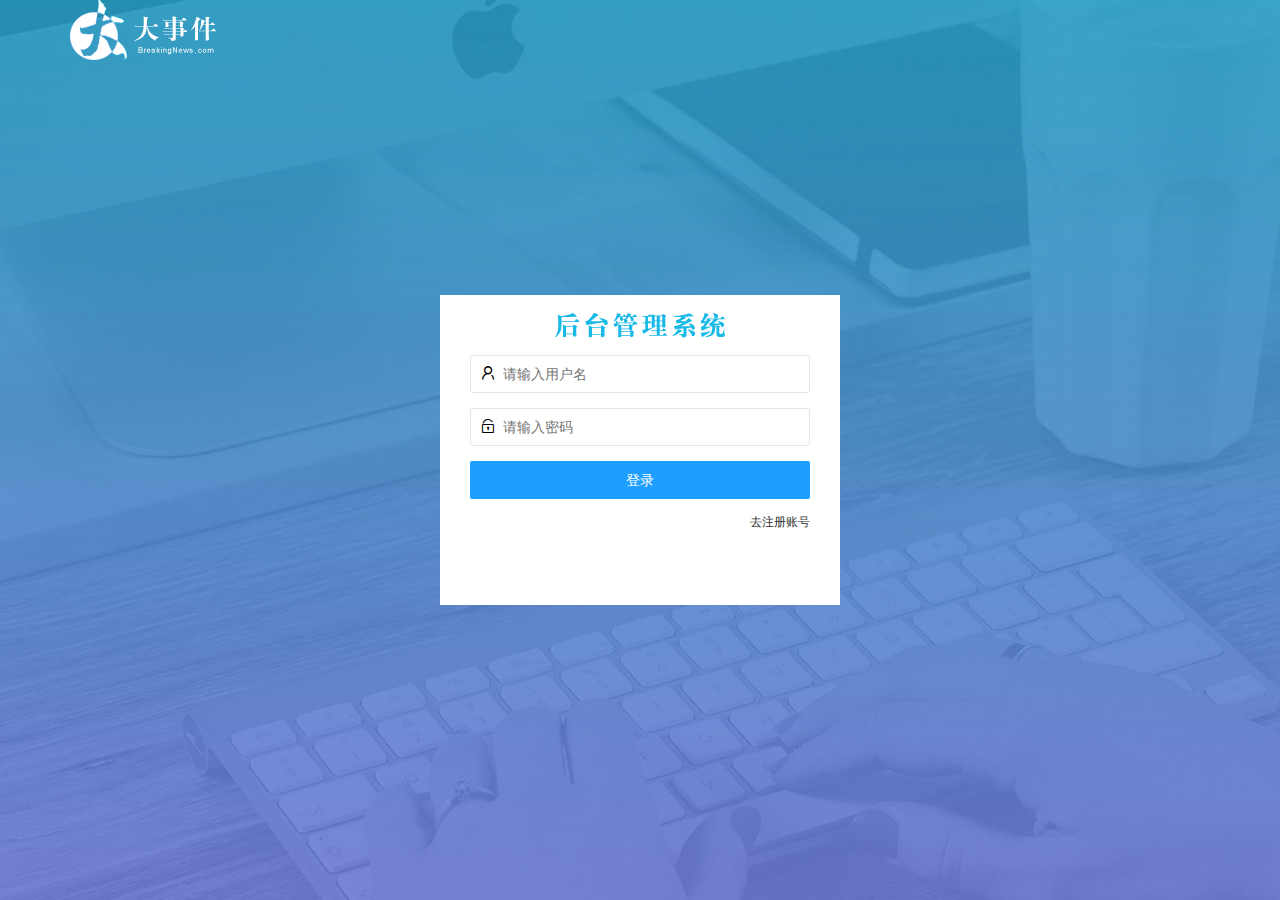
<file: login.html>
<!DOCTYPE html>
<html lang="en">

<head>
  <meta charset="UTF-8" />
  <meta name="viewport" content="width=device-width, initial-scale=1.0" />
  <title>大事件-登录/注册</title>
  <!-- 导入 LayUI 的样式 -->
  <link rel="stylesheet" href="/assets/lib/layui/css/layui.css" />
  <!-- 导入自己的样式表 -->
  <link rel="stylesheet" href="/assets/css/login.css" />
  
</head>

<body>
  <!-- 头部的 Logo 区域 -->
  <div class="layui-main">
    <img src="/assets/images/logo.png" alt="" />
  </div>

  <!-- 登录注册区域 -->
  <div class="loginAndRegBox">
    <div class="title-box"></div>
    <!-- 登录的div -->
    <div class="login-box">
      <form class="layui-form" action=""  id="form_login">
        <!-- 用户名 -->
        <div class="layui-form-item">
          <i class="layui-icon layui-icon-username"></i>
          <input type="text" name="username" required lay-verify="required" placeholder="请输入用户名" autocomplete="off"
            class="layui-input" />
        </div>
        <!-- 密码 -->
        <div class="layui-form-item">
          <i class="layui-icon layui-icon-password"></i>
          <input type="password" name="password" required lay-verify="required|pwd" placeholder="请输入密码" autocomplete="off"
            class="layui-input" />
        </div>
        <!-- 登录按钮 -->
        <div class="layui-form-item">
          <!-- 注意：表单提交按钮和普通按钮的区别，就是 lay-submit 属性 -->
          <button class="layui-btn layui-btn-fluid layui-btn-normal" lay-submit>登录</button>
        </div>
        <div class="layui-form-item links">
          <a href="javascript:;" id="link_reg">去注册账号</a>
        </div>
      </form>
    </div>
    <!-- 注册的div -->
  <div class="reg-box">
    <!-- 注册的表单 -->
    <form class="layui-form" action="" id="form_reg">
      <!-- 用户名 -->
      <div class="layui-form-item">
        <i class="layui-icon layui-icon-username"></i>
        <input type="text" name="username" required lay-verify="required" placeholder="请输入用户名" autocomplete="off" class="layui-input" />
      </div>
      <!-- 密码 -->
      <div class="layui-form-item">
        <i class="layui-icon layui-icon-password"></i>
        <input type="password" name="password" required lay-verify="required|pwd" placeholder="请输入密码" autocomplete="off" class="layui-input" />
      </div>
      <!-- 密码确认框 -->
      <div class="layui-form-item">
        <i class="layui-icon layui-icon-password"></i>
        <input type="password" name="repassword" required lay-verify="required|pwd|repwd" placeholder="再次确认密码" autocomplete="off" class="layui-input" />
      </div>
      <!-- 注册按钮 -->
      <div class="layui-form-item" >
        <!-- 注意：表单提交按钮和普通按钮的区别，就是 lay-submit 属性 -->
        <button class="layui-btn layui-btn-fluid layui-btn-normal" lay-submit>注册</button>
      </div>
      <div class="layui-form-item links">
        <a href="javascript:;" id="link_login">去登录</a>
      </div>
    </form>
  </div>
  </div>
  <script src="./assets/lib/jquery.js"></script>
  <script src="./assets/lib/layui/layui.all.js"></script>
  <script src="./assets/js/baseAPI.js"></script>
  <script src="./assets/js/login.js"></script>
</body>

</html>
</file>
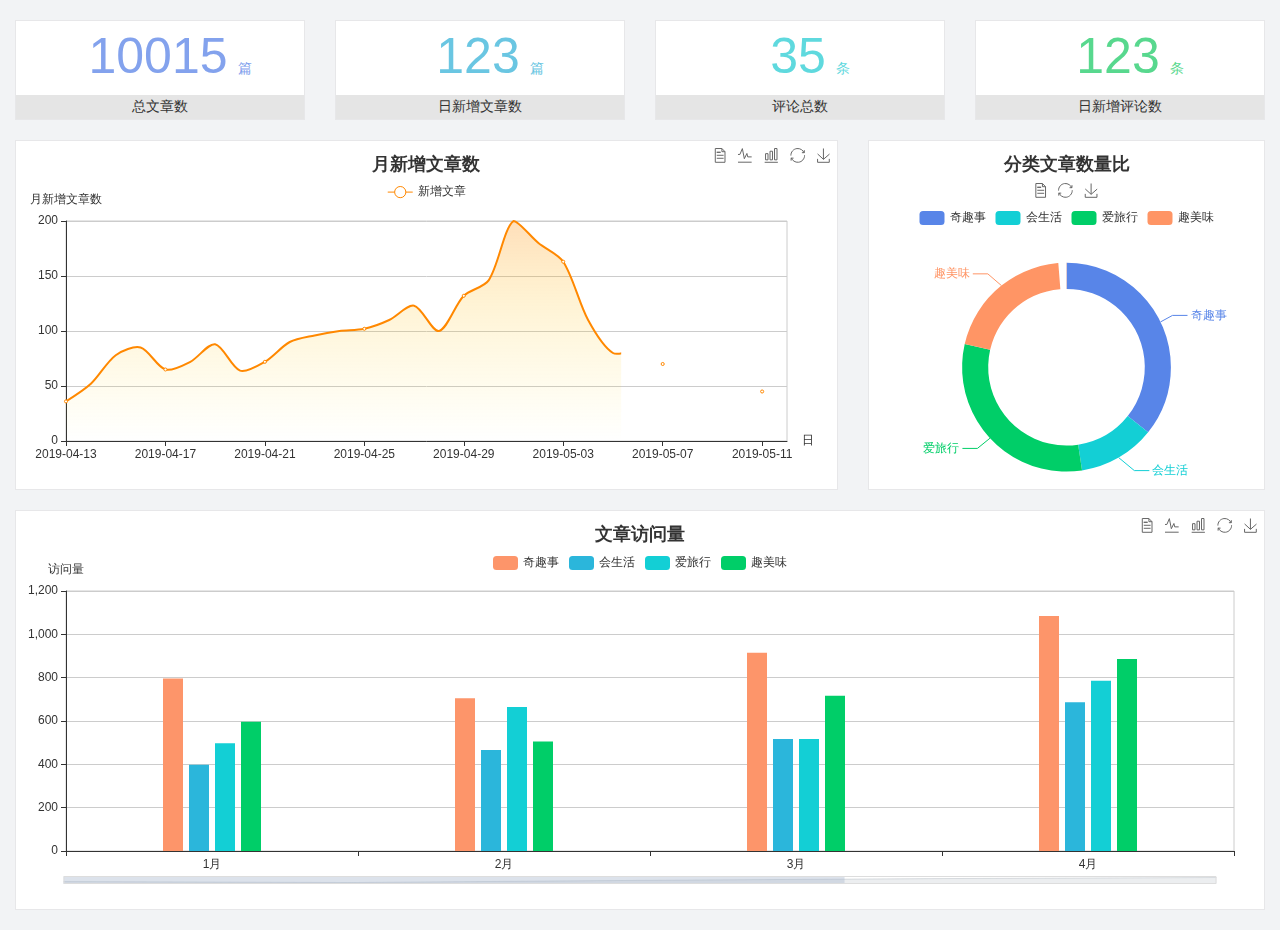
<file: home/dashboard.html>
<!DOCTYPE html>
<html lang="en">

<head>
  <meta charset="UTF-8">
  <meta name="viewport" content="width=device-width, initial-scale=1.0">
  <meta http-equiv="X-UA-Compatible" content="ie=edge">
  <title>图表统计</title>
  <link rel="stylesheet" href="../../assets/lib/bootstrap.css" />
  <link rel="stylesheet" href="../../assets/lib/main.css" />
  <script src="../../assets/lib/jquery.js"></script>
  <script type="text/javascript" src="../../assets/lib/echarts.min.js"></script>
</head>

<body>
  <div class="container-fluid">
    <div class="row spannel_list">
      <div class="col-sm-3 col-xs-6">
        <div class="spannel">
          <em>10015</em><span>篇</span>
          <b>总文章数</b>
        </div>
      </div>
      <div class="col-sm-3 col-xs-6">
        <div class="spannel scolor01">
          <em>123</em><span>篇</span>
          <b>日新增文章数</b>
        </div>
      </div>
      <div class="col-sm-3 col-xs-6">
        <div class="spannel scolor02">
          <em>35</em><span>条</span>
          <b>评论总数</b>
        </div>
      </div>
      <div class="col-sm-3 col-xs-6">
        <div class="spannel scolor03">
          <em>123</em><span>条</span>
          <b>日新增评论数</b>
        </div>
      </div>
    </div>
  </div>

  <div class="container-fluid">
    <div class="row curve-pie">
      <div class="col-lg-8 col-md-8">
        <div class="gragh_pannel" id="curve_show"></div>
      </div>
      <div class="col-lg-4 col-md-4">
        <div class="gragh_pannel" id="pie_show"></div>
      </div>
    </div>
  </div>

  <div class="container-fluid">
    <div class="column_pannel" id="column_show"></div>
  </div>

  <script>
    var oChart = echarts.init(document.getElementById('curve_show'));
    var aList_all = [
      { 'count': 36, 'date': '2019-04-13' },
      { 'count': 52, 'date': '2019-04-14' },
      { 'count': 78, 'date': '2019-04-15' },
      { 'count': 85, 'date': '2019-04-16' },
      { 'count': 65, 'date': '2019-04-17' },
      { 'count': 72, 'date': '2019-04-18' },
      { 'count': 88, 'date': '2019-04-19' },
      { 'count': 64, 'date': '2019-04-20' },
      { 'count': 72, 'date': '2019-04-21' },
      { 'count': 90, 'date': '2019-04-22' },
      { 'count': 96, 'date': '2019-04-23' },
      { 'count': 100, 'date': '2019-04-24' },
      { 'count': 102, 'date': '2019-04-25' },
      { 'count': 110, 'date': '2019-04-26' },
      { 'count': 123, 'date': '2019-04-27' },
      { 'count': 100, 'date': '2019-04-28' },
      { 'count': 132, 'date': '2019-04-29' },
      { 'count': 146, 'date': '2019-04-30' },
      { 'count': 200, 'date': '2019-05-01' },
      { 'count': 180, 'date': '2019-05-02' },
      { 'count': 163, 'date': '2019-05-03' },
      { 'count': 110, 'date': '2019-05-04' },
      { 'count': 80, 'date': '2019-05-05' },
      { 'count': 82, 'date': '2019-05-06' },
      { 'count': 70, 'date': '2019-05-07' },
      { 'count': 65, 'date': '2019-05-08' },
      { 'count': 54, 'date': '2019-05-09' },
      { 'count': 40, 'date': '2019-05-10' },
      { 'count': 45, 'date': '2019-05-11' },
      { 'count': 38, 'date': '2019-05-12' },
    ];

    let aCount = [];
    let aDate = [];

    for (var i = 0; i < aList_all.length; i++) {
      aCount.push(aList_all[i].count);
      aDate.push(aList_all[i].date);
    }

    var chartopt = {
      title: {
        text: '月新增文章数',
        left: 'center',
        top: '10'
      },
      tooltip: {
        trigger: 'axis'
      },
      legend: {
        data: ['新增文章'],
        top: '40'
      },
      toolbox: {
        show: true,
        feature: {
          mark: { show: true },
          dataView: { show: true, readOnly: false },
          magicType: { show: true, type: ['line', 'bar'] },
          restore: { show: true },
          saveAsImage: { show: true }
        }
      },
      calculable: true,
      xAxis: [
        {
          name: '日',
          type: 'category',
          boundaryGap: false,
          data: aDate
        }
      ],
      yAxis: [
        {
          name: '月新增文章数',
          type: 'value'
        }
      ],
      series: [
        {
          name: '新增文章',
          type: 'line',
          smooth: true,
          itemStyle: { normal: { areaStyle: { type: 'default' }, color: '#f80' }, lineStyle: { color: '#f80' } },
          data: aCount
        }],
      areaStyle: {
        normal: {
          color: new echarts.graphic.LinearGradient(0, 0, 0, 1, [{
            offset: 0,
            color: 'rgba(255,136,0,0.39)'
          }, {
            offset: .34,
            color: 'rgba(255,180,0,0.25)'
          }, {
            offset: 1,
            color: 'rgba(255,222,0,0.00)'
          }])

        }
      },
      grid: {
        show: true,
        x: 50,
        x2: 50,
        y: 80,
        height: 220
      }
    };

    oChart.setOption(chartopt);


    var oPie = echarts.init(document.getElementById('pie_show'));
    var oPieopt =
    {
      title: {
        top: 10,
        text: '分类文章数量比',
        x: 'center'
      },
      tooltip: {
        trigger: 'item',
        formatter: "{a} <br/>{b} : {c} ({d}%)"
      },
      color: ['#5885e8', '#13cfd5', '#00ce68', '#ff9565'],
      legend: {
        x: 'center',
        top: 65,
        data: ['奇趣事', '会生活', '爱旅行', '趣美味']
      },
      toolbox: {
        show: true,
        x: 'center',
        top: 35,
        feature: {
          mark: { show: true },
          dataView: { show: true, readOnly: false },
          magicType: {
            show: true,
            type: ['pie', 'funnel'],
            option: {
              funnel: {
                x: '25%',
                width: '50%',
                funnelAlign: 'left',
                max: 1548
              }
            }
          },
          restore: { show: true },
          saveAsImage: { show: true }
        }
      },
      calculable: true,
      series: [
        {
          name: '访问来源',
          type: 'pie',
          radius: ['45%', '60%'],
          center: ['50%', '65%'],
          data: [
            { value: 300, name: '奇趣事' },
            { value: 100, name: '会生活' },
            { value: 260, name: '爱旅行' },
            { value: 180, name: '趣美味' }
          ]
        }
      ]
    };
    oPie.setOption(oPieopt);



    var oColumn = this.echarts.init(document.getElementById('column_show'));
    var oColumnopt =
    {
      title: {
        text: '文章访问量',
        left: 'center',
        top: '10'
      },
      tooltip: {
        trigger: 'axis'
      },
      legend: {
        data: ['奇趣事', '会生活', '爱旅行', '趣美味'],
        top: '40'
      },
      toolbox: {
        show: true,
        feature: {
          mark: { show: true },
          dataView: { show: true, readOnly: false },
          magicType: { show: true, type: ['line', 'bar'] },
          restore: { show: true },
          saveAsImage: { show: true }
        }
      },
      calculable: true,
      xAxis: [
        {
          type: 'category',
          data: ['1月', '2月', '3月', '4月', '5月']
        }
      ],
      yAxis: [
        {
          name: '访问量',
          type: 'value'
        }
      ],
      series: [
        {
          name: '奇趣事',
          type: 'bar',
          barWidth: 20,
          itemStyle: {
            normal: { areaStyle: { type: 'default' }, color: '#fd956a' }
          },
          data: [800, 708, 920, 1090, 1200]
        },
        {
          name: '会生活',
          type: 'bar',
          barWidth: 20,
          itemStyle: {
            normal: { areaStyle: { type: 'default' }, color: '#2bb6db' }
          },
          data: [400, 468, 520, 690, 800]
        },
        {
          name: '爱旅行',
          type: 'bar',
          barWidth: 20,
          itemStyle: {
            normal: { areaStyle: { type: 'default' }, color: '#13cfd5' }
          },
          data: [500, 668, 520, 790, 900]
        },
        {
          name: '趣美味',
          type: 'bar',
          barWidth: 20,
          itemStyle: {
            normal: { areaStyle: { type: 'default' }, color: '#00ce68' }
          },
          data: [600, 508, 720, 890, 1000]
        }
      ],
      grid: {
        show: true,
        x: 50,
        x2: 30,
        y: 80,
        height: 260
      },
      dataZoom: [//给x轴设置滚动条
        {
          start: 0,//默认为0
          end: 100 - 1000 / 31,//默认为100
          type: 'slider',
          show: true,
          xAxisIndex: [0],
          handleSize: 0,//滑动条的 左右2个滑动条的大小
          height: 8,//组件高度
          left: 45, //左边的距离
          right: 50,//右边的距离
          bottom: 26,//右边的距离
          handleColor: '#ddd',//h滑动图标的颜色
          handleStyle: {
            borderColor: "#cacaca",
            borderWidth: "1",
            shadowBlur: 2,
            background: "#ddd",
            shadowColor: "#ddd",
          }
        }]
    };
    oColumn.setOption(oColumnopt);
  </script>
</body>

</html>
</file>
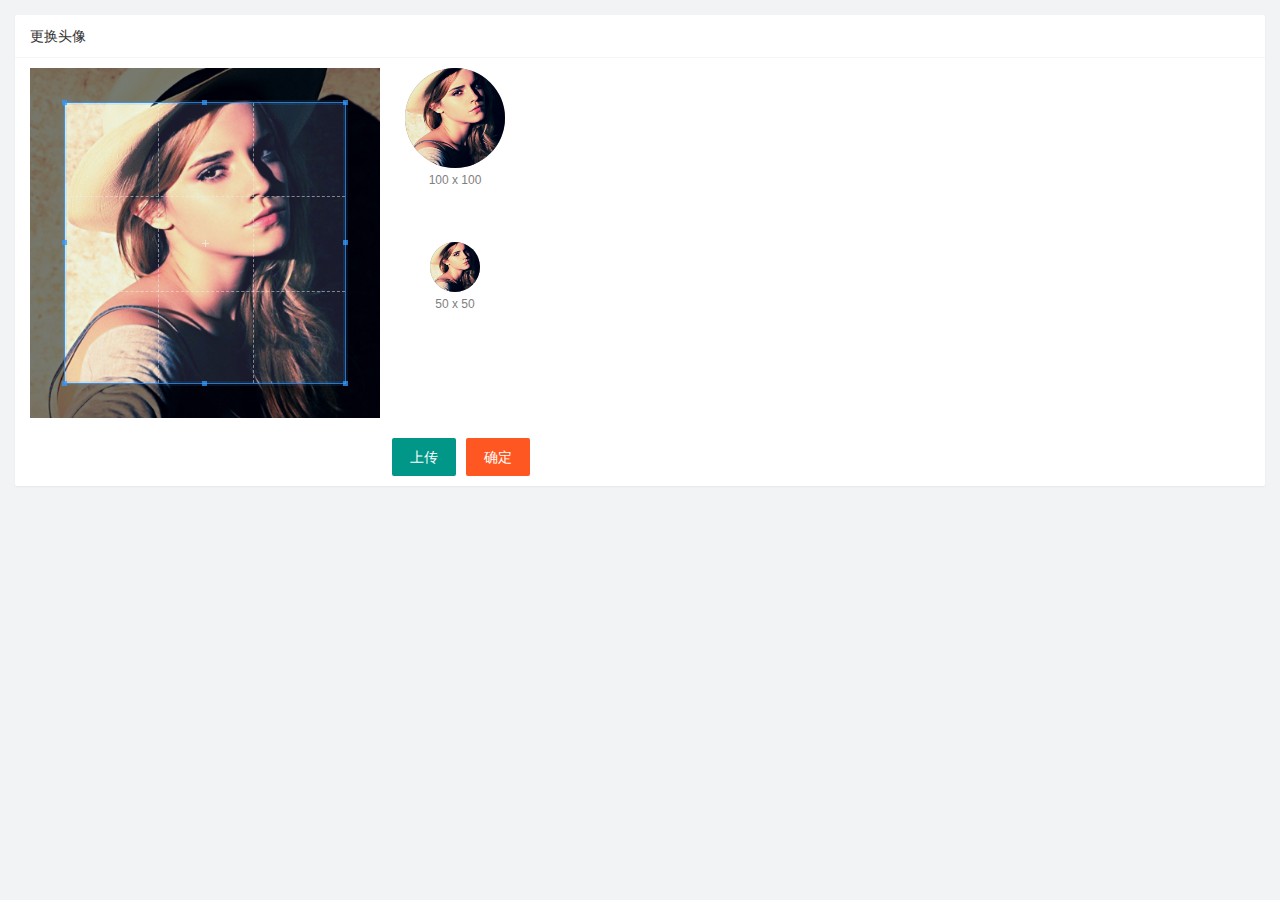
<file: user/user.avatar.html>
<!DOCTYPE html>
<html lang="en">

<head>
    <meta charset="UTF-8" />
    <meta name="viewport" content="width=device-width, initial-scale=1.0" />
    <title>Document</title>
    <link rel="stylesheet" href="/assets/lib/layui/css/layui.css" />
    <link rel="stylesheet" href="../assets/lib/cropper/cropper.css">
    <link rel="stylesheet" href="/assets/css/user/user_avatar.css" />
</head>

<body>
    <!-- 卡片区域 -->
    <div class="layui-card">
        <div class="layui-card-header">更换头像</div>
        <div class="layui-card-body">
            <!-- 第一行的图片裁剪和预览区域 -->
            <div class="row1">
                <!-- 图片裁剪区域 -->
                <div class="cropper-box">
                    <!-- 这个 img 标签很重要，将来会把它初始化为裁剪区域 -->
                    <img id="image" src="/assets/images/sample.jpg" />
                </div>
                <!-- 图片的预览区域 -->
                <div class="preview-box">
                    <div>
                        <!-- 宽高为 100px 的预览区域 -->
                        <div class="img-preview w100"></div>
                        <p class="size">100 x 100</p>
                    </div>
                    <div>
                        <!-- 宽高为 50px 的预览区域 -->
                        <div class="img-preview w50"></div>
                        <p class="size">50 x 50</p>
                    </div>
                </div>
            </div>
            <div class="row2">
                <input type="file" id="file" accept="image/png,image/jpeg" />
                <button type="button" class="layui-btn" id="btnChooseImage">上传</button>
                <button type="button" class="layui-btn layui-btn-danger" id="btnUpload">确定</button>
            </div>
        </div>
    </div>
    <script src="../assets/lib/layui/layui.all.js"></script>
    <script src="/assets/lib/jquery.js"></script>
    <script src="/assets/lib/cropper/Cropper.js"></script>
    <script src="/assets/lib/cropper/jquery-cropper.js"></script>
    <script src="../assets/js/baseAPI.js"></script>
    <script src="../assets/js/user/user_avatar.js"></script>
</body>

</html>
</file>
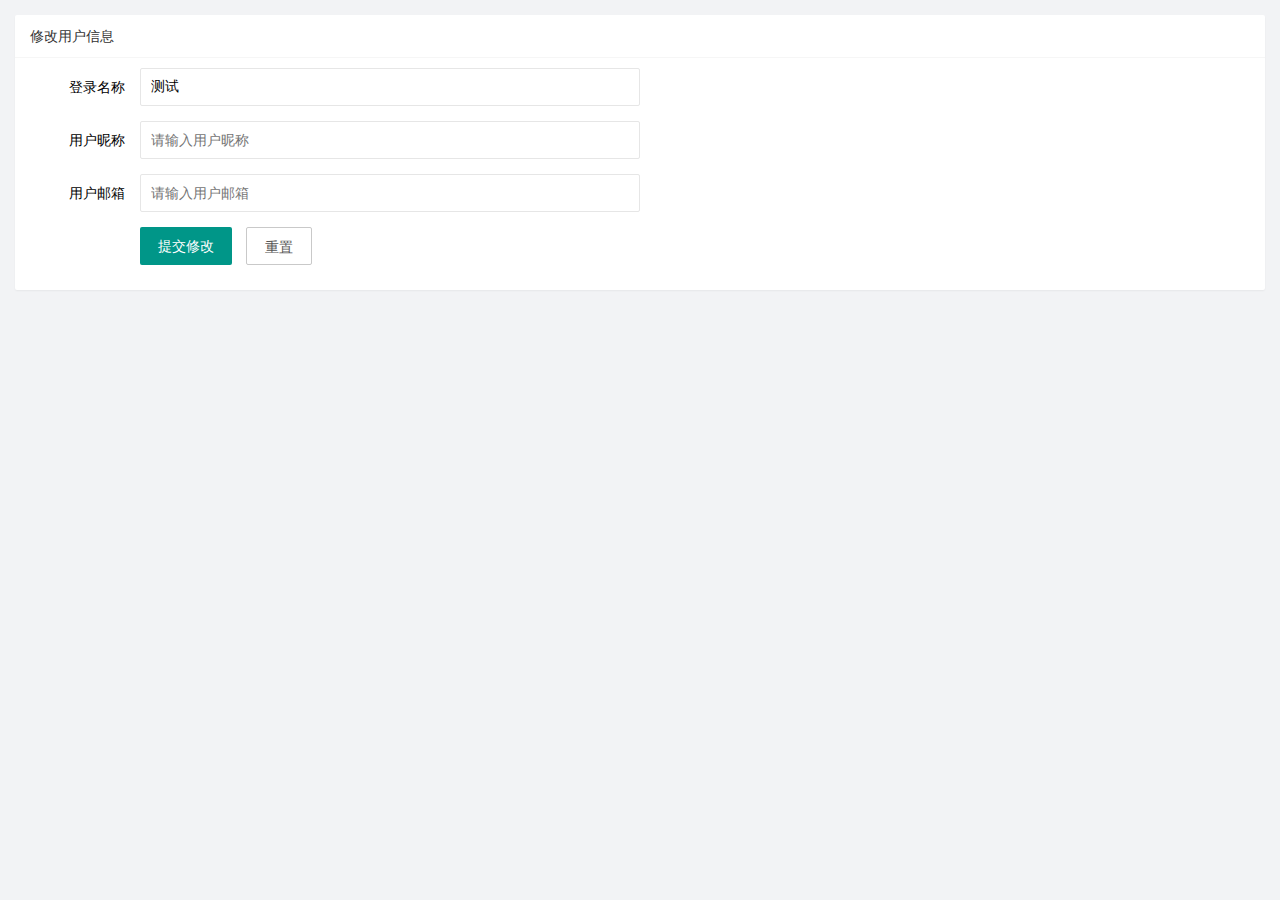
<file: user/user_info.html>
<!DOCTYPE html>
<html lang="en">

<head>
  <meta charset="UTF-8" />
  <meta name="viewport" content="width=device-width, initial-scale=1.0" />
  <title>Document</title>
  <!-- 导入 layui 的样式 -->
  <link rel="stylesheet" href="/assets/lib/layui/css/layui.css" />
  <!-- 导入自己的样式 -->
  <link rel="stylesheet" href="/assets/css/user/user_info.css" />
</head>

<body>
  <!-- 卡片区域 -->
  <div class="layui-card">
    <div class="layui-card-header">修改用户信息</div>
    <div class="layui-card-body">
      <!-- form 表单区域 -->
      <form class="layui-form" lay-filter="formUserInfo">
        <input type="hidden" name="id">
        <div class="layui-form-item">
          <label class="layui-form-label" >登录名称</label>
          <div class="layui-input-block">
            <input value='测试' type="text" name="username" required lay-verify="required" placeholder="请输入登录名称" autocomplete="off"
              class="layui-input" readonly />
          </div>
        </div>
        <div class="layui-form-item">
          <label class="layui-form-label">用户昵称</label>
          <div class="layui-input-block">
            <input type="text" name="nickname" required lay-verify="required|nickname" placeholder="请输入用户昵称"
              autocomplete="off" class="layui-input" />
          </div>
        </div>
        <div class="layui-form-item">
          <label class="layui-form-label">用户邮箱</label>
          <div class="layui-input-block">
            <input type="text" name="email" required lay-verify="required|email" placeholder="请输入用户邮箱"
              autocomplete="off" class="layui-input" />
          </div>
        </div>
        <div class="layui-form-item">
          <div class="layui-input-block">
            <button class="layui-btn" lay-submit lay-filter="formDemo">提交修改</button>
            <button type="reset" class="layui-btn layui-btn-primary" id="btnReset">重置</button>
          </div>
        </div>
      </form>
    </div>
  </div>
</body>
<!-- 导入 layui 的 js -->
<script src="/assets/lib/layui/layui.all.js"></script>
<!-- 导入 jquery -->
<script src="/assets/lib/jquery.js"></script>
<script src="../assets/js/baseAPI.js"></script>
<!-- 导入自己的 js -->
<script src="/assets/js/user/user_info.js"></script>
</html>
</file>
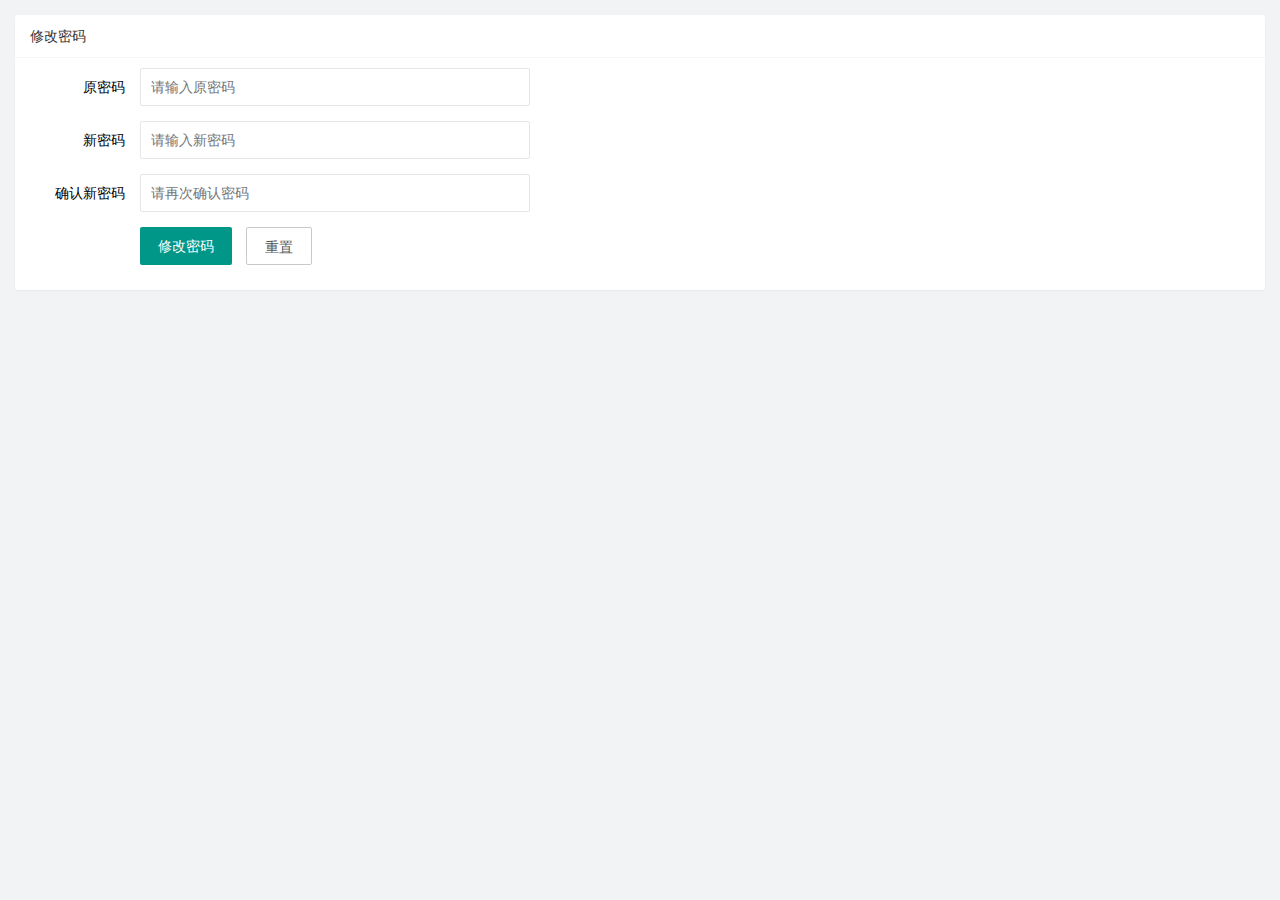
<file: user/user_pwd.html>
<!DOCTYPE html>
<html lang="en">
  <head>
    <meta charset="UTF-8" />
    <meta name="viewport" content="width=device-width, initial-scale=1.0" />
    <title>Document</title>
    <link rel="stylesheet" href="/assets/lib/layui/css/layui.css" />
    <link rel="stylesheet" href="/assets/css/user/user_pwd.css" />
  </head>
  <body>
    <!-- 卡片区域 -->
    <div class="layui-card">
      <div class="layui-card-header">修改密码</div>
      <div class="layui-card-body">
        <form class="layui-form">
          <div class="layui-form-item">
            <label class="layui-form-label">原密码</label>
            <div class="layui-input-block">
              <input type="password" name="oldPwd" required lay-verify="required|pwd" placeholder="请输入原密码" autocomplete="off" class="layui-input" />
            </div>
          </div>
          <div class="layui-form-item">
            <label class="layui-form-label">新密码</label>
            <div class="layui-input-block">
              <input type="password" name="newPwd" required lay-verify="required|pwd|samePwd" placeholder="请输入新密码" autocomplete="off" class="layui-input" />
            </div>
          </div>
          <div class="layui-form-item">
            <label class="layui-form-label">确认新密码</label>
            <div class="layui-input-block">
              <input type="password" name="rePwd" required lay-verify="required|rePwd" placeholder="请再次确认密码" autocomplete="off" class="layui-input" />
            </div>
          </div>
          <div class="layui-form-item">
            <div class="layui-input-block">
              <button class="layui-btn" lay-submit lay-filter="formDemo">修改密码</button>
              <button type="reset" class="layui-btn layui-btn-primary">重置</button>
            </div>
          </div>
        </form>
      </div>
    </div>
    <!-- 导入 layui 的 js -->
<script src="/assets/lib/layui/layui.all.js"></script>
<!-- 导入 jQuery -->
<script src="/assets/lib/jquery.js"></script>
<!-- 导入 baseAPI -->
<script src="/assets/js/baseAPI.js"></script>
<!-- 导入自己的 js -->
<script src="/assets/js/user/user_pwd.js"></script>
  </body>
</html>
</file>
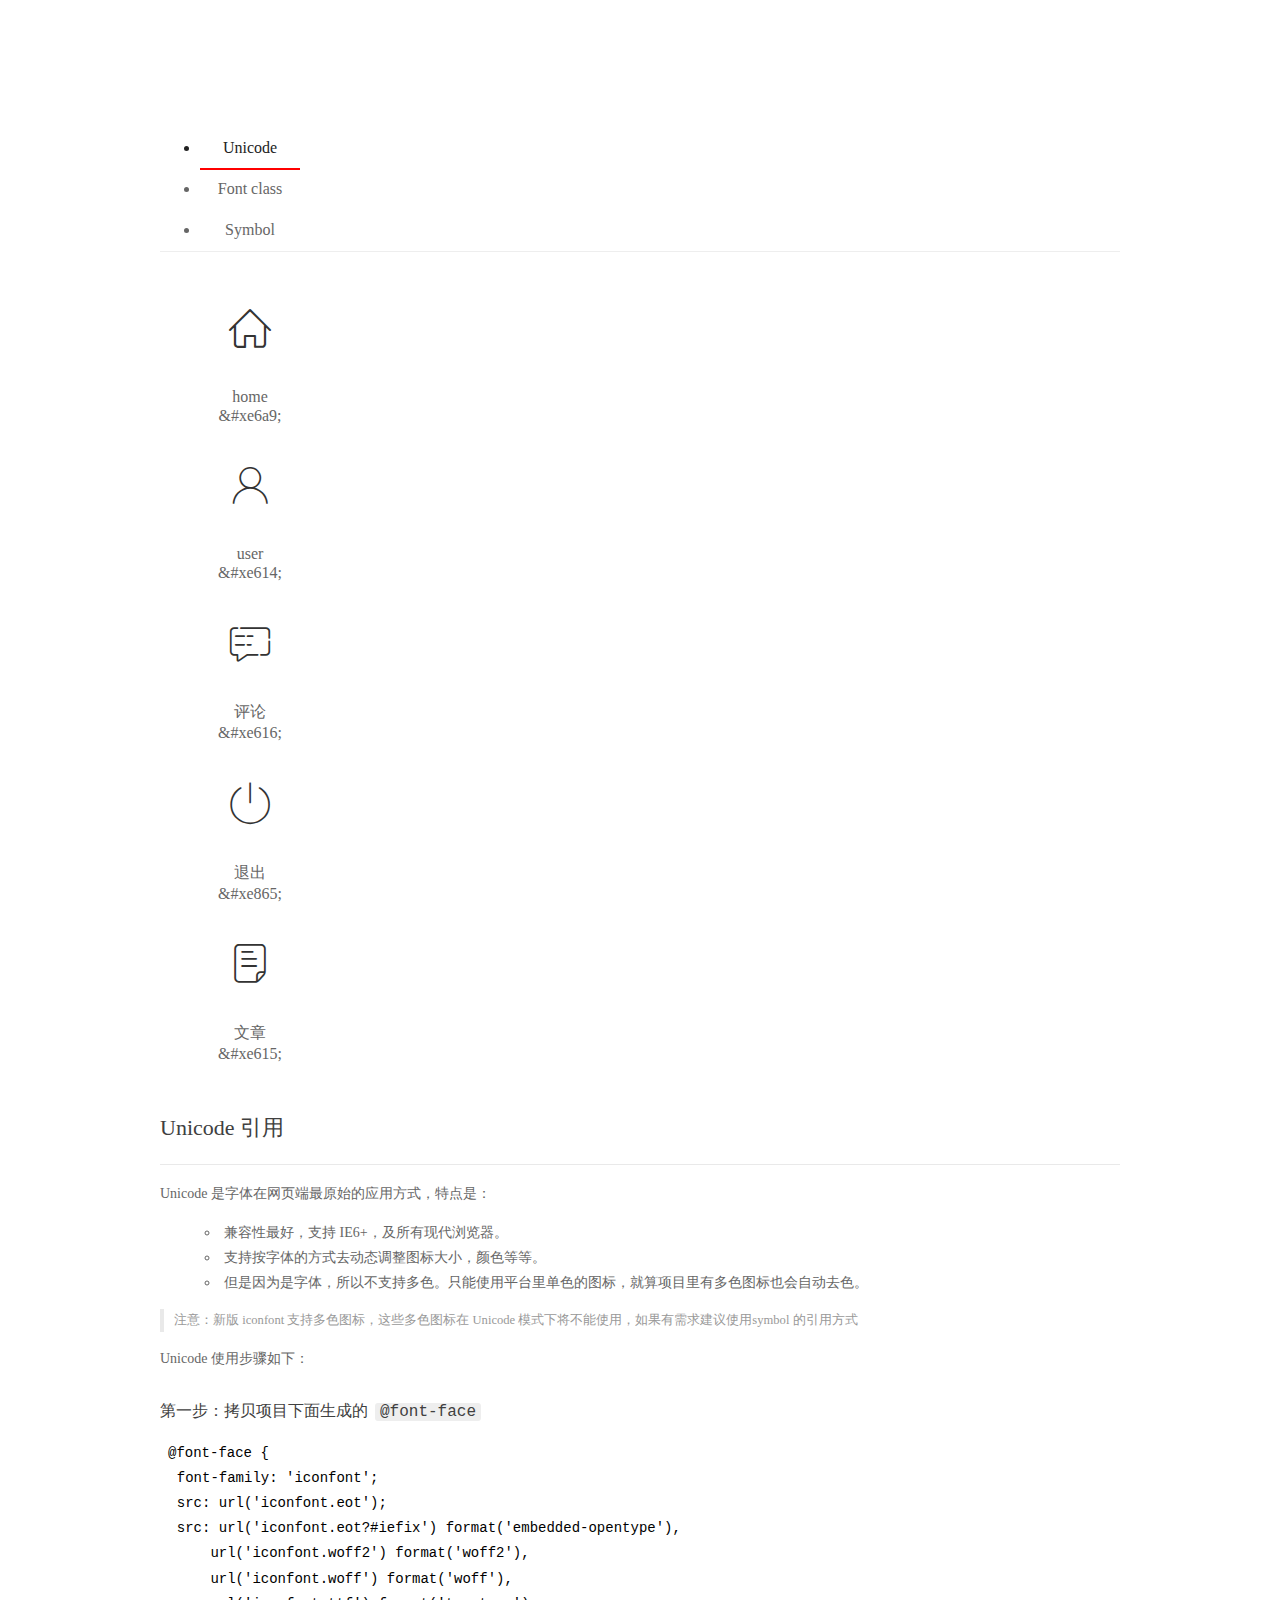
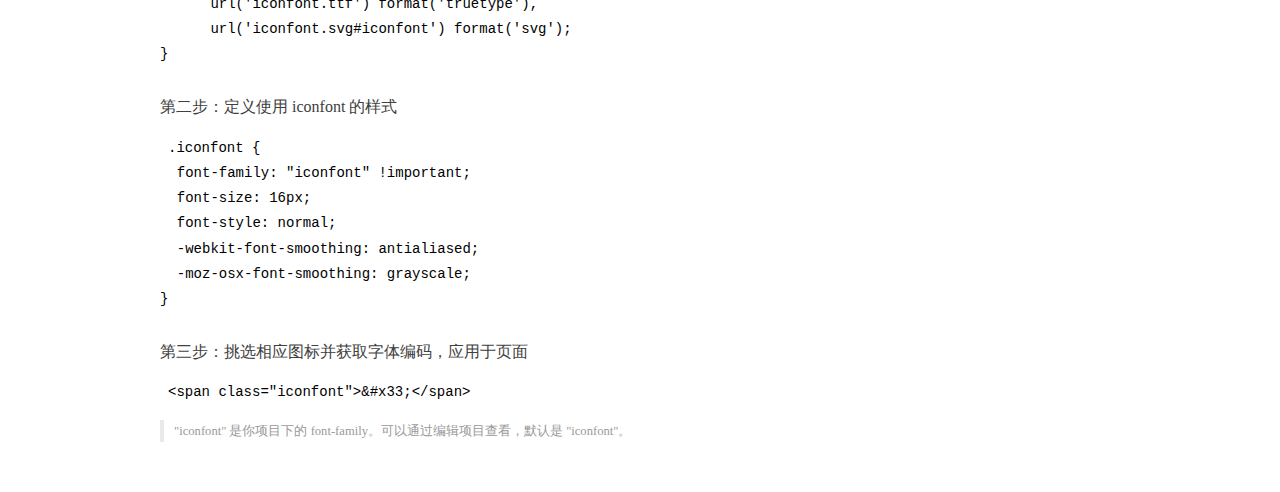
<file: assets/fonts/demo_index.html>
<!DOCTYPE html>
<html>
<head>
  <meta charset="utf-8"/>
  <title>IconFont Demo</title>
  <link rel="shortcut icon" href="https://gtms04.alicdn.com/tps/i4/TB1_oz6GVXXXXaFXpXXJDFnIXXX-64-64.ico" type="image/x-icon"/>
  <link rel="stylesheet" href="https://g.alicdn.com/thx/cube/1.3.2/cube.min.css">
  <link rel="stylesheet" href="demo.css">
  <link rel="stylesheet" href="iconfont.css">
  <script src="iconfont.js"></script>
  <!-- jQuery -->
  <script src="https://a1.alicdn.com/oss/uploads/2018/12/26/7bfddb60-08e8-11e9-9b04-53e73bb6408b.js"></script>
  <!-- 代码高亮 -->
  <script src="https://a1.alicdn.com/oss/uploads/2018/12/26/a3f714d0-08e6-11e9-8a15-ebf944d7534c.js"></script>
</head>
<body>
  <div class="main">
    <h1 class="logo"><a href="https://www.iconfont.cn/" title="iconfont 首页" target="_blank">&#xe86b;</a></h1>
    <div class="nav-tabs">
      <ul id="tabs" class="dib-box">
        <li class="dib active"><span>Unicode</span></li>
        <li class="dib"><span>Font class</span></li>
        <li class="dib"><span>Symbol</span></li>
      </ul>
      
    </div>
    <div class="tab-container">
      <div class="content unicode" style="display: block;">
          <ul class="icon_lists dib-box">
          
            <li class="dib">
              <span class="icon iconfont">&#xe6a9;</span>
                <div class="name">home</div>
                <div class="code-name">&amp;#xe6a9;</div>
              </li>
          
            <li class="dib">
              <span class="icon iconfont">&#xe614;</span>
                <div class="name">user</div>
                <div class="code-name">&amp;#xe614;</div>
              </li>
          
            <li class="dib">
              <span class="icon iconfont">&#xe616;</span>
                <div class="name">评论</div>
                <div class="code-name">&amp;#xe616;</div>
              </li>
          
            <li class="dib">
              <span class="icon iconfont">&#xe865;</span>
                <div class="name">退出</div>
                <div class="code-name">&amp;#xe865;</div>
              </li>
          
            <li class="dib">
              <span class="icon iconfont">&#xe615;</span>
                <div class="name">文章</div>
                <div class="code-name">&amp;#xe615;</div>
              </li>
          
          </ul>
          <div class="article markdown">
          <h2 id="unicode-">Unicode 引用</h2>
          <hr>

          <p>Unicode 是字体在网页端最原始的应用方式，特点是：</p>
          <ul>
            <li>兼容性最好，支持 IE6+，及所有现代浏览器。</li>
            <li>支持按字体的方式去动态调整图标大小，颜色等等。</li>
            <li>但是因为是字体，所以不支持多色。只能使用平台里单色的图标，就算项目里有多色图标也会自动去色。</li>
          </ul>
          <blockquote>
            <p>注意：新版 iconfont 支持多色图标，这些多色图标在 Unicode 模式下将不能使用，如果有需求建议使用symbol 的引用方式</p>
          </blockquote>
          <p>Unicode 使用步骤如下：</p>
          <h3 id="-font-face">第一步：拷贝项目下面生成的 <code>@font-face</code></h3>
<pre><code class="language-css"
>@font-face {
  font-family: 'iconfont';
  src: url('iconfont.eot');
  src: url('iconfont.eot?#iefix') format('embedded-opentype'),
      url('iconfont.woff2') format('woff2'),
      url('iconfont.woff') format('woff'),
      url('iconfont.ttf') format('truetype'),
      url('iconfont.svg#iconfont') format('svg');
}
</code></pre>
          <h3 id="-iconfont-">第二步：定义使用 iconfont 的样式</h3>
<pre><code class="language-css"
>.iconfont {
  font-family: "iconfont" !important;
  font-size: 16px;
  font-style: normal;
  -webkit-font-smoothing: antialiased;
  -moz-osx-font-smoothing: grayscale;
}
</code></pre>
          <h3 id="-">第三步：挑选相应图标并获取字体编码，应用于页面</h3>
<pre>
<code class="language-html"
>&lt;span class="iconfont"&gt;&amp;#x33;&lt;/span&gt;
</code></pre>
          <blockquote>
            <p>"iconfont" 是你项目下的 font-family。可以通过编辑项目查看，默认是 "iconfont"。</p>
          </blockquote>
          </div>
      </div>
      <div class="content font-class">
        <ul class="icon_lists dib-box">
          
          <li class="dib">
            <span class="icon iconfont icon-home"></span>
            <div class="name">
              home
            </div>
            <div class="code-name">.icon-home
            </div>
          </li>
          
          <li class="dib">
            <span class="icon iconfont icon-user"></span>
            <div class="name">
              user
            </div>
            <div class="code-name">.icon-user
            </div>
          </li>
          
          <li class="dib">
            <span class="icon iconfont icon-pinglun"></span>
            <div class="name">
              评论
            </div>
            <div class="code-name">.icon-pinglun
            </div>
          </li>
          
          <li class="dib">
            <span class="icon iconfont icon-tuichu"></span>
            <div class="name">
              退出
            </div>
            <div class="code-name">.icon-tuichu
            </div>
          </li>
          
          <li class="dib">
            <span class="icon iconfont icon-16"></span>
            <div class="name">
              文章
            </div>
            <div class="code-name">.icon-16
            </div>
          </li>
          
        </ul>
        <div class="article markdown">
        <h2 id="font-class-">font-class 引用</h2>
        <hr>

        <p>font-class 是 Unicode 使用方式的一种变种，主要是解决 Unicode 书写不直观，语意不明确的问题。</p>
        <p>与 Unicode 使用方式相比，具有如下特点：</p>
        <ul>
          <li>兼容性良好，支持 IE8+，及所有现代浏览器。</li>
          <li>相比于 Unicode 语意明确，书写更直观。可以很容易分辨这个 icon 是什么。</li>
          <li>因为使用 class 来定义图标，所以当要替换图标时，只需要修改 class 里面的 Unicode 引用。</li>
          <li>不过因为本质上还是使用的字体，所以多色图标还是不支持的。</li>
        </ul>
        <p>使用步骤如下：</p>
        <h3 id="-fontclass-">第一步：引入项目下面生成的 fontclass 代码：</h3>
<pre><code class="language-html">&lt;link rel="stylesheet" href="./iconfont.css"&gt;
</code></pre>
        <h3 id="-">第二步：挑选相应图标并获取类名，应用于页面：</h3>
<pre><code class="language-html">&lt;span class="iconfont icon-xxx"&gt;&lt;/span&gt;
</code></pre>
        <blockquote>
          <p>"
            iconfont" 是你项目下的 font-family。可以通过编辑项目查看，默认是 "iconfont"。</p>
        </blockquote>
      </div>
      </div>
      <div class="content symbol">
          <ul class="icon_lists dib-box">
          
            <li class="dib">
                <svg class="icon svg-icon" aria-hidden="true">
                  <use xlink:href="#icon-home"></use>
                </svg>
                <div class="name">home</div>
                <div class="code-name">#icon-home</div>
            </li>
          
            <li class="dib">
                <svg class="icon svg-icon" aria-hidden="true">
                  <use xlink:href="#icon-user"></use>
                </svg>
                <div class="name">user</div>
                <div class="code-name">#icon-user</div>
            </li>
          
            <li class="dib">
                <svg class="icon svg-icon" aria-hidden="true">
                  <use xlink:href="#icon-pinglun"></use>
                </svg>
                <div class="name">评论</div>
                <div class="code-name">#icon-pinglun</div>
            </li>
          
            <li class="dib">
                <svg class="icon svg-icon" aria-hidden="true">
                  <use xlink:href="#icon-tuichu"></use>
                </svg>
                <div class="name">退出</div>
                <div class="code-name">#icon-tuichu</div>
            </li>
          
            <li class="dib">
                <svg class="icon svg-icon" aria-hidden="true">
                  <use xlink:href="#icon-16"></use>
                </svg>
                <div class="name">文章</div>
                <div class="code-name">#icon-16</div>
            </li>
          
          </ul>
          <div class="article markdown">
          <h2 id="symbol-">Symbol 引用</h2>
          <hr>

          <p>这是一种全新的使用方式，应该说这才是未来的主流，也是平台目前推荐的用法。相关介绍可以参考这篇<a href="">文章</a>
            这种用法其实是做了一个 SVG 的集合，与另外两种相比具有如下特点：</p>
          <ul>
            <li>支持多色图标了，不再受单色限制。</li>
            <li>通过一些技巧，支持像字体那样，通过 <code>font-size</code>, <code>color</code> 来调整样式。</li>
            <li>兼容性较差，支持 IE9+，及现代浏览器。</li>
            <li>浏览器渲染 SVG 的性能一般，还不如 png。</li>
          </ul>
          <p>使用步骤如下：</p>
          <h3 id="-symbol-">第一步：引入项目下面生成的 symbol 代码：</h3>
<pre><code class="language-html">&lt;script src="./iconfont.js"&gt;&lt;/script&gt;
</code></pre>
          <h3 id="-css-">第二步：加入通用 CSS 代码（引入一次就行）：</h3>
<pre><code class="language-html">&lt;style&gt;
.icon {
  width: 1em;
  height: 1em;
  vertical-align: -0.15em;
  fill: currentColor;
  overflow: hidden;
}
&lt;/style&gt;
</code></pre>
          <h3 id="-">第三步：挑选相应图标并获取类名，应用于页面：</h3>
<pre><code class="language-html">&lt;svg class="icon" aria-hidden="true"&gt;
  &lt;use xlink:href="#icon-xxx"&gt;&lt;/use&gt;
&lt;/svg&gt;
</code></pre>
          </div>
      </div>

    </div>
  </div>
  <script>
  $(document).ready(function () {
      $('.tab-container .content:first').show()

      $('#tabs li').click(function (e) {
        var tabContent = $('.tab-container .content')
        var index = $(this).index()

        if ($(this).hasClass('active')) {
          return
        } else {
          $('#tabs li').removeClass('active')
          $(this).addClass('active')

          tabContent.hide().eq(index).fadeIn()
        }
      })
    })
  </script>
</body>
</html>
</file>
<file: assets/lib/layui/css/layui.css>
/** layui-v2.5.5 MIT License By https://www.layui.com */
 .layui-inline,img{display:inline-block;vertical-align:middle}h1,h2,h3,h4,h5,h6{font-weight:400}.layui-edge,.layui-header,.layui-inline,.layui-main{position:relative}.layui-body,.layui-edge,.layui-elip{overflow:hidden}.layui-btn,.layui-edge,.layui-inline,img{vertical-align:middle}.layui-btn,.layui-disabled,.layui-icon,.layui-unselect{-moz-user-select:none;-webkit-user-select:none;-ms-user-select:none}.layui-elip,.layui-form-checkbox span,.layui-form-pane .layui-form-label{text-overflow:ellipsis;white-space:nowrap}.layui-breadcrumb,.layui-tree-btnGroup{visibility:hidden}blockquote,body,button,dd,div,dl,dt,form,h1,h2,h3,h4,h5,h6,input,li,ol,p,pre,td,textarea,th,ul{margin:0;padding:0;-webkit-tap-highlight-color:rgba(0,0,0,0)}a:active,a:hover{outline:0}img{border:none}li{list-style:none}table{border-collapse:collapse;border-spacing:0}h4,h5,h6{font-size:100%}button,input,optgroup,option,select,textarea{font-family:inherit;font-size:inherit;font-style:inherit;font-weight:inherit;outline:0}pre{white-space:pre-wrap;white-space:-moz-pre-wrap;white-space:-pre-wrap;white-space:-o-pre-wrap;word-wrap:break-word}body{line-height:24px;font:14px Helvetica Neue,Helvetica,PingFang SC,Tahoma,Arial,sans-serif}hr{height:1px;margin:10px 0;border:0;clear:both}a{color:#333;text-decoration:none}a:hover{color:#777}a cite{font-style:normal;*cursor:pointer}.layui-border-box,.layui-border-box *{box-sizing:border-box}.layui-box,.layui-box *{box-sizing:content-box}.layui-clear{clear:both;*zoom:1}.layui-clear:after{content:'\20';clear:both;*zoom:1;display:block;height:0}.layui-inline{*display:inline;*zoom:1}.layui-edge{display:inline-block;width:0;height:0;border-width:6px;border-style:dashed;border-color:transparent}.layui-edge-top{top:-4px;border-bottom-color:#999;border-bottom-style:solid}.layui-edge-right{border-left-color:#999;border-left-style:solid}.layui-edge-bottom{top:2px;border-top-color:#999;border-top-style:solid}.layui-edge-left{border-right-color:#999;border-right-style:solid}.layui-disabled,.layui-disabled:hover{color:#d2d2d2!important;cursor:not-allowed!important}.layui-circle{border-radius:100%}.layui-show{display:block!important}.layui-hide{display:none!important}@font-face{font-family:layui-icon;src:url(../font/iconfont.eot?v=250);src:url(../font/iconfont.eot?v=250#iefix) format('embedded-opentype'),url(../font/iconfont.woff2?v=250) format('woff2'),url(../font/iconfont.woff?v=250) format('woff'),url(../font/iconfont.ttf?v=250) format('truetype'),url(../font/iconfont.svg?v=250#layui-icon) format('svg')}.layui-icon{font-family:layui-icon!important;font-size:16px;font-style:normal;-webkit-font-smoothing:antialiased;-moz-osx-font-smoothing:grayscale}.layui-icon-reply-fill:before{content:"\e611"}.layui-icon-set-fill:before{content:"\e614"}.layui-icon-menu-fill:before{content:"\e60f"}.layui-icon-search:before{content:"\e615"}.layui-icon-share:before{content:"\e641"}.layui-icon-set-sm:before{content:"\e620"}.layui-icon-engine:before{content:"\e628"}.layui-icon-close:before{content:"\1006"}.layui-icon-close-fill:before{content:"\1007"}.layui-icon-chart-screen:before{content:"\e629"}.layui-icon-star:before{content:"\e600"}.layui-icon-circle-dot:before{content:"\e617"}.layui-icon-chat:before{content:"\e606"}.layui-icon-release:before{content:"\e609"}.layui-icon-list:before{content:"\e60a"}.layui-icon-chart:before{content:"\e62c"}.layui-icon-ok-circle:before{content:"\1005"}.layui-icon-layim-theme:before{content:"\e61b"}.layui-icon-table:before{content:"\e62d"}.layui-icon-right:before{content:"\e602"}.layui-icon-left:before{content:"\e603"}.layui-icon-cart-simple:before{content:"\e698"}.layui-icon-face-cry:before{content:"\e69c"}.layui-icon-face-smile:before{content:"\e6af"}.layui-icon-survey:before{content:"\e6b2"}.layui-icon-tree:before{content:"\e62e"}.layui-icon-upload-circle:before{content:"\e62f"}.layui-icon-add-circle:before{content:"\e61f"}.layui-icon-download-circle:before{content:"\e601"}.layui-icon-templeate-1:before{content:"\e630"}.layui-icon-util:before{content:"\e631"}.layui-icon-face-surprised:before{content:"\e664"}.layui-icon-edit:before{content:"\e642"}.layui-icon-speaker:before{content:"\e645"}.layui-icon-down:before{content:"\e61a"}.layui-icon-file:before{content:"\e621"}.layui-icon-layouts:before{content:"\e632"}.layui-icon-rate-half:before{content:"\e6c9"}.layui-icon-add-circle-fine:before{content:"\e608"}.layui-icon-prev-circle:before{content:"\e633"}.layui-icon-read:before{content:"\e705"}.layui-icon-404:before{content:"\e61c"}.layui-icon-carousel:before{content:"\e634"}.layui-icon-help:before{content:"\e607"}.layui-icon-code-circle:before{content:"\e635"}.layui-icon-water:before{content:"\e636"}.layui-icon-username:before{content:"\e66f"}.layui-icon-find-fill:before{content:"\e670"}.layui-icon-about:before{content:"\e60b"}.layui-icon-location:before{content:"\e715"}.layui-icon-up:before{content:"\e619"}.layui-icon-pause:before{content:"\e651"}.layui-icon-date:before{content:"\e637"}.layui-icon-layim-uploadfile:before{content:"\e61d"}.layui-icon-delete:before{content:"\e640"}.layui-icon-play:before{content:"\e652"}.layui-icon-top:before{content:"\e604"}.layui-icon-friends:before{content:"\e612"}.layui-icon-refresh-3:before{content:"\e9aa"}.layui-icon-ok:before{content:"\e605"}.layui-icon-layer:before{content:"\e638"}.layui-icon-face-smile-fine:before{content:"\e60c"}.layui-icon-dollar:before{content:"\e659"}.layui-icon-group:before{content:"\e613"}.layui-icon-layim-download:before{content:"\e61e"}.layui-icon-picture-fine:before{content:"\e60d"}.layui-icon-link:before{content:"\e64c"}.layui-icon-diamond:before{content:"\e735"}.layui-icon-log:before{content:"\e60e"}.layui-icon-rate-solid:before{content:"\e67a"}.layui-icon-fonts-del:before{content:"\e64f"}.layui-icon-unlink:before{content:"\e64d"}.layui-icon-fonts-clear:before{content:"\e639"}.layui-icon-triangle-r:before{content:"\e623"}.layui-icon-circle:before{content:"\e63f"}.layui-icon-radio:before{content:"\e643"}.layui-icon-align-center:before{content:"\e647"}.layui-icon-align-right:before{content:"\e648"}.layui-icon-align-left:before{content:"\e649"}.layui-icon-loading-1:before{content:"\e63e"}.layui-icon-return:before{content:"\e65c"}.layui-icon-fonts-strong:before{content:"\e62b"}.layui-icon-upload:before{content:"\e67c"}.layui-icon-dialogue:before{content:"\e63a"}.layui-icon-video:before{content:"\e6ed"}.layui-icon-headset:before{content:"\e6fc"}.layui-icon-cellphone-fine:before{content:"\e63b"}.layui-icon-add-1:before{content:"\e654"}.layui-icon-face-smile-b:before{content:"\e650"}.layui-icon-fonts-html:before{content:"\e64b"}.layui-icon-form:before{content:"\e63c"}.layui-icon-cart:before{content:"\e657"}.layui-icon-camera-fill:before{content:"\e65d"}.layui-icon-tabs:before{content:"\e62a"}.layui-icon-fonts-code:before{content:"\e64e"}.layui-icon-fire:before{content:"\e756"}.layui-icon-set:before{content:"\e716"}.layui-icon-fonts-u:before{content:"\e646"}.layui-icon-triangle-d:before{content:"\e625"}.layui-icon-tips:before{content:"\e702"}.layui-icon-picture:before{content:"\e64a"}.layui-icon-more-vertical:before{content:"\e671"}.layui-icon-flag:before{content:"\e66c"}.layui-icon-loading:before{content:"\e63d"}.layui-icon-fonts-i:before{content:"\e644"}.layui-icon-refresh-1:before{content:"\e666"}.layui-icon-rmb:before{content:"\e65e"}.layui-icon-home:before{content:"\e68e"}.layui-icon-user:before{content:"\e770"}.layui-icon-notice:before{content:"\e667"}.layui-icon-login-weibo:before{content:"\e675"}.layui-icon-voice:before{content:"\e688"}.layui-icon-upload-drag:before{content:"\e681"}.layui-icon-login-qq:before{content:"\e676"}.layui-icon-snowflake:before{content:"\e6b1"}.layui-icon-file-b:before{content:"\e655"}.layui-icon-template:before{content:"\e663"}.layui-icon-auz:before{content:"\e672"}.layui-icon-console:before{content:"\e665"}.layui-icon-app:before{content:"\e653"}.layui-icon-prev:before{content:"\e65a"}.layui-icon-website:before{content:"\e7ae"}.layui-icon-next:before{content:"\e65b"}.layui-icon-component:before{content:"\e857"}.layui-icon-more:before{content:"\e65f"}.layui-icon-login-wechat:before{content:"\e677"}.layui-icon-shrink-right:before{content:"\e668"}.layui-icon-spread-left:before{content:"\e66b"}.layui-icon-camera:before{content:"\e660"}.layui-icon-note:before{content:"\e66e"}.layui-icon-refresh:before{content:"\e669"}.layui-icon-female:before{content:"\e661"}.layui-icon-male:before{content:"\e662"}.layui-icon-password:before{content:"\e673"}.layui-icon-senior:before{content:"\e674"}.layui-icon-theme:before{content:"\e66a"}.layui-icon-tread:before{content:"\e6c5"}.layui-icon-praise:before{content:"\e6c6"}.layui-icon-star-fill:before{content:"\e658"}.layui-icon-rate:before{content:"\e67b"}.layui-icon-template-1:before{content:"\e656"}.layui-icon-vercode:before{content:"\e679"}.layui-icon-cellphone:before{content:"\e678"}.layui-icon-screen-full:before{content:"\e622"}.layui-icon-screen-restore:before{content:"\e758"}.layui-icon-cols:before{content:"\e610"}.layui-icon-export:before{content:"\e67d"}.layui-icon-print:before{content:"\e66d"}.layui-icon-slider:before{content:"\e714"}.layui-icon-addition:before{content:"\e624"}.layui-icon-subtraction:before{content:"\e67e"}.layui-icon-service:before{content:"\e626"}.layui-icon-transfer:before{content:"\e691"}.layui-main{width:1140px;margin:0 auto}.layui-header{z-index:1000;height:60px}.layui-header a:hover{transition:all .5s;-webkit-transition:all .5s}.layui-side{position:fixed;left:0;top:0;bottom:0;z-index:999;width:200px;overflow-x:hidden}.layui-side-scroll{position:relative;width:220px;height:100%;overflow-x:hidden}.layui-body{position:absolute;left:200px;right:0;top:0;bottom:0;z-index:998;width:auto;overflow-y:auto;box-sizing:border-box}.layui-layout-body{overflow:hidden}.layui-layout-admin .layui-header{background-color:#23262E}.layui-layout-admin .layui-side{top:60px;width:200px;overflow-x:hidden}.layui-layout-admin .layui-body{position:fixed;top:60px;bottom:44px}.layui-layout-admin .layui-main{width:auto;margin:0 15px}.layui-layout-admin .layui-footer{position:fixed;left:200px;right:0;bottom:0;height:44px;line-height:44px;padding:0 15px;background-color:#eee}.layui-layout-admin .layui-logo{position:absolute;left:0;top:0;width:200px;height:100%;line-height:60px;text-align:center;color:#009688;font-size:16px}.layui-layout-admin .layui-header .layui-nav{background:0 0}.layui-layout-left{position:absolute!important;left:200px;top:0}.layui-layout-right{position:absolute!important;right:0;top:0}.layui-container{position:relative;margin:0 auto;padding:0 15px;box-sizing:border-box}.layui-fluid{position:relative;margin:0 auto;padding:0 15px}.layui-row:after,.layui-row:before{content:'';display:block;clear:both}.layui-col-lg1,.layui-col-lg10,.layui-col-lg11,.layui-col-lg12,.layui-col-lg2,.layui-col-lg3,.layui-col-lg4,.layui-col-lg5,.layui-col-lg6,.layui-col-lg7,.layui-col-lg8,.layui-col-lg9,.layui-col-md1,.layui-col-md10,.layui-col-md11,.layui-col-md12,.layui-col-md2,.layui-col-md3,.layui-col-md4,.layui-col-md5,.layui-col-md6,.layui-col-md7,.layui-col-md8,.layui-col-md9,.layui-col-sm1,.layui-col-sm10,.layui-col-sm11,.layui-col-sm12,.layui-col-sm2,.layui-col-sm3,.layui-col-sm4,.layui-col-sm5,.layui-col-sm6,.layui-col-sm7,.layui-col-sm8,.layui-col-sm9,.layui-col-xs1,.layui-col-xs10,.layui-col-xs11,.layui-col-xs12,.layui-col-xs2,.layui-col-xs3,.layui-col-xs4,.layui-col-xs5,.layui-col-xs6,.layui-col-xs7,.layui-col-xs8,.layui-col-xs9{position:relative;display:block;box-sizing:border-box}.layui-col-xs1,.layui-col-xs10,.layui-col-xs11,.layui-col-xs12,.layui-col-xs2,.layui-col-xs3,.layui-col-xs4,.layui-col-xs5,.layui-col-xs6,.layui-col-xs7,.layui-col-xs8,.layui-col-xs9{float:left}.layui-col-xs1{width:8.33333333%}.layui-col-xs2{width:16.66666667%}.layui-col-xs3{width:25%}.layui-col-xs4{width:33.33333333%}.layui-col-xs5{width:41.66666667%}.layui-col-xs6{width:50%}.layui-col-xs7{width:58.33333333%}.layui-col-xs8{width:66.66666667%}.layui-col-xs9{width:75%}.layui-col-xs10{width:83.33333333%}.layui-col-xs11{width:91.66666667%}.layui-col-xs12{width:100%}.layui-col-xs-offset1{margin-left:8.33333333%}.layui-col-xs-offset2{margin-left:16.66666667%}.layui-col-xs-offset3{margin-left:25%}.layui-col-xs-offset4{margin-left:33.33333333%}.layui-col-xs-offset5{margin-left:41.66666667%}.layui-col-xs-offset6{margin-left:50%}.layui-col-xs-offset7{margin-left:58.33333333%}.layui-col-xs-offset8{margin-left:66.66666667%}.layui-col-xs-offset9{margin-left:75%}.layui-col-xs-offset10{margin-left:83.33333333%}.layui-col-xs-offset11{margin-left:91.66666667%}.layui-col-xs-offset12{margin-left:100%}@media screen and (max-width:768px){.layui-hide-xs{display:none!important}.layui-show-xs-block{display:block!important}.layui-show-xs-inline{display:inline!important}.layui-show-xs-inline-block{display:inline-block!important}}@media screen and (min-width:768px){.layui-container{width:750px}.layui-hide-sm{display:none!important}.layui-show-sm-block{display:block!important}.layui-show-sm-inline{display:inline!important}.layui-show-sm-inline-block{display:inline-block!important}.layui-col-sm1,.layui-col-sm10,.layui-col-sm11,.layui-col-sm12,.layui-col-sm2,.layui-col-sm3,.layui-col-sm4,.layui-col-sm5,.layui-col-sm6,.layui-col-sm7,.layui-col-sm8,.layui-col-sm9{float:left}.layui-col-sm1{width:8.33333333%}.layui-col-sm2{width:16.66666667%}.layui-col-sm3{width:25%}.layui-col-sm4{width:33.33333333%}.layui-col-sm5{width:41.66666667%}.layui-col-sm6{width:50%}.layui-col-sm7{width:58.33333333%}.layui-col-sm8{width:66.66666667%}.layui-col-sm9{width:75%}.layui-col-sm10{width:83.33333333%}.layui-col-sm11{width:91.66666667%}.layui-col-sm12{width:100%}.layui-col-sm-offset1{margin-left:8.33333333%}.layui-col-sm-offset2{margin-left:16.66666667%}.layui-col-sm-offset3{margin-left:25%}.layui-col-sm-offset4{margin-left:33.33333333%}.layui-col-sm-offset5{margin-left:41.66666667%}.layui-col-sm-offset6{margin-left:50%}.layui-col-sm-offset7{margin-left:58.33333333%}.layui-col-sm-offset8{margin-left:66.66666667%}.layui-col-sm-offset9{margin-left:75%}.layui-col-sm-offset10{margin-left:83.33333333%}.layui-col-sm-offset11{margin-left:91.66666667%}.layui-col-sm-offset12{margin-left:100%}}@media screen and (min-width:992px){.layui-container{width:970px}.layui-hide-md{display:none!important}.layui-show-md-block{display:block!important}.layui-show-md-inline{display:inline!important}.layui-show-md-inline-block{display:inline-block!important}.layui-col-md1,.layui-col-md10,.layui-col-md11,.layui-col-md12,.layui-col-md2,.layui-col-md3,.layui-col-md4,.layui-col-md5,.layui-col-md6,.layui-col-md7,.layui-col-md8,.layui-col-md9{float:left}.layui-col-md1{width:8.33333333%}.layui-col-md2{width:16.66666667%}.layui-col-md3{width:25%}.layui-col-md4{width:33.33333333%}.layui-col-md5{width:41.66666667%}.layui-col-md6{width:50%}.layui-col-md7{width:58.33333333%}.layui-col-md8{width:66.66666667%}.layui-col-md9{width:75%}.layui-col-md10{width:83.33333333%}.layui-col-md11{width:91.66666667%}.layui-col-md12{width:100%}.layui-col-md-offset1{margin-left:8.33333333%}.layui-col-md-offset2{margin-left:16.66666667%}.layui-col-md-offset3{margin-left:25%}.layui-col-md-offset4{margin-left:33.33333333%}.layui-col-md-offset5{margin-left:41.66666667%}.layui-col-md-offset6{margin-left:50%}.layui-col-md-offset7{margin-left:58.33333333%}.layui-col-md-offset8{margin-left:66.66666667%}.layui-col-md-offset9{margin-left:75%}.layui-col-md-offset10{margin-left:83.33333333%}.layui-col-md-offset11{margin-left:91.66666667%}.layui-col-md-offset12{margin-left:100%}}@media screen and (min-width:1200px){.layui-container{width:1170px}.layui-hide-lg{display:none!important}.layui-show-lg-block{display:block!important}.layui-show-lg-inline{display:inline!important}.layui-show-lg-inline-block{display:inline-block!important}.layui-col-lg1,.layui-col-lg10,.layui-col-lg11,.layui-col-lg12,.layui-col-lg2,.layui-col-lg3,.layui-col-lg4,.layui-col-lg5,.layui-col-lg6,.layui-col-lg7,.layui-col-lg8,.layui-col-lg9{float:left}.layui-col-lg1{width:8.33333333%}.layui-col-lg2{width:16.66666667%}.layui-col-lg3{width:25%}.layui-col-lg4{width:33.33333333%}.layui-col-lg5{width:41.66666667%}.layui-col-lg6{width:50%}.layui-col-lg7{width:58.33333333%}.layui-col-lg8{width:66.66666667%}.layui-col-lg9{width:75%}.layui-col-lg10{width:83.33333333%}.layui-col-lg11{width:91.66666667%}.layui-col-lg12{width:100%}.layui-col-lg-offset1{margin-left:8.33333333%}.layui-col-lg-offset2{margin-left:16.66666667%}.layui-col-lg-offset3{margin-left:25%}.layui-col-lg-offset4{margin-left:33.33333333%}.layui-col-lg-offset5{margin-left:41.66666667%}.layui-col-lg-offset6{margin-left:50%}.layui-col-lg-offset7{margin-left:58.33333333%}.layui-col-lg-offset8{margin-left:66.66666667%}.layui-col-lg-offset9{margin-left:75%}.layui-col-lg-offset10{margin-left:83.33333333%}.layui-col-lg-offset11{margin-left:91.66666667%}.layui-col-lg-offset12{margin-left:100%}}.layui-col-space1{margin:-.5px}.layui-col-space1>*{padding:.5px}.layui-col-space3{margin:-1.5px}.layui-col-space3>*{padding:1.5px}.layui-col-space5{margin:-2.5px}.layui-col-space5>*{padding:2.5px}.layui-col-space8{margin:-3.5px}.layui-col-space8>*{padding:3.5px}.layui-col-space10{margin:-5px}.layui-col-space10>*{padding:5px}.layui-col-space12{margin:-6px}.layui-col-space12>*{padding:6px}.layui-col-space15{margin:-7.5px}.layui-col-space15>*{padding:7.5px}.layui-col-space18{margin:-9px}.layui-col-space18>*{padding:9px}.layui-col-space20{margin:-10px}.layui-col-space20>*{padding:10px}.layui-col-space22{margin:-11px}.layui-col-space22>*{padding:11px}.layui-col-space25{margin:-12.5px}.layui-col-space25>*{padding:12.5px}.layui-col-space30{margin:-15px}.layui-col-space30>*{padding:15px}.layui-btn,.layui-input,.layui-select,.layui-textarea,.layui-upload-button{outline:0;-webkit-appearance:none;transition:all .3s;-webkit-transition:all .3s;box-sizing:border-box}.layui-elem-quote{margin-bottom:10px;padding:15px;line-height:22px;border-left:5px solid #009688;border-radius:0 2px 2px 0;background-color:#f2f2f2}.layui-quote-nm{border-style:solid;border-width:1px 1px 1px 5px;background:0 0}.layui-elem-field{margin-bottom:10px;padding:0;border-width:1px;border-style:solid}.layui-elem-field legend{margin-left:20px;padding:0 10px;font-size:20px;font-weight:300}.layui-field-title{margin:10px 0 20px;border-width:1px 0 0}.layui-field-box{padding:10px 15px}.layui-field-title .layui-field-box{padding:10px 0}.layui-progress{position:relative;height:6px;border-radius:20px;background-color:#e2e2e2}.layui-progress-bar{position:absolute;left:0;top:0;width:0;max-width:100%;height:6px;border-radius:20px;text-align:right;background-color:#5FB878;transition:all .3s;-webkit-transition:all .3s}.layui-progress-big,.layui-progress-big .layui-progress-bar{height:18px;line-height:18px}.layui-progress-text{position:relative;top:-20px;line-height:18px;font-size:12px;color:#666}.layui-progress-big .layui-progress-text{position:static;padding:0 10px;color:#fff}.layui-collapse{border-width:1px;border-style:solid;border-radius:2px}.layui-colla-content,.layui-colla-item{border-top-width:1px;border-top-style:solid}.layui-colla-item:first-child{border-top:none}.layui-colla-title{position:relative;height:42px;line-height:42px;padding:0 15px 0 35px;color:#333;background-color:#f2f2f2;cursor:pointer;font-size:14px;overflow:hidden}.layui-colla-content{display:none;padding:10px 15px;line-height:22px;color:#666}.layui-colla-icon{position:absolute;left:15px;top:0;font-size:14px}.layui-card{margin-bottom:15px;border-radius:2px;background-color:#fff;box-shadow:0 1px 2px 0 rgba(0,0,0,.05)}.layui-card:last-child{margin-bottom:0}.layui-card-header{position:relative;height:42px;line-height:42px;padding:0 15px;border-bottom:1px solid #f6f6f6;color:#333;border-radius:2px 2px 0 0;font-size:14px}.layui-bg-black,.layui-bg-blue,.layui-bg-cyan,.layui-bg-green,.layui-bg-orange,.layui-bg-red{color:#fff!important}.layui-card-body{position:relative;padding:10px 15px;line-height:24px}.layui-card-body[pad15]{padding:15px}.layui-card-body[pad20]{padding:20px}.layui-card-body .layui-table{margin:5px 0}.layui-card .layui-tab{margin:0}.layui-panel-window{position:relative;padding:15px;border-radius:0;border-top:5px solid #E6E6E6;background-color:#fff}.layui-auxiliar-moving{position:fixed;left:0;right:0;top:0;bottom:0;width:100%;height:100%;background:0 0;z-index:9999999999}.layui-form-label,.layui-form-mid,.layui-form-select,.layui-input-block,.layui-input-inline,.layui-textarea{position:relative}.layui-bg-red{background-color:#FF5722!important}.layui-bg-orange{background-color:#FFB800!important}.layui-bg-green{background-color:#009688!important}.layui-bg-cyan{background-color:#2F4056!important}.layui-bg-blue{background-color:#1E9FFF!important}.layui-bg-black{background-color:#393D49!important}.layui-bg-gray{background-color:#eee!important;color:#666!important}.layui-badge-rim,.layui-colla-content,.layui-colla-item,.layui-collapse,.layui-elem-field,.layui-form-pane .layui-form-item[pane],.layui-form-pane .layui-form-label,.layui-input,.layui-layedit,.layui-layedit-tool,.layui-quote-nm,.layui-select,.layui-tab-bar,.layui-tab-card,.layui-tab-title,.layui-tab-title .layui-this:after,.layui-textarea{border-color:#e6e6e6}.layui-timeline-item:before,hr{background-color:#e6e6e6}.layui-text{line-height:22px;font-size:14px;color:#666}.layui-text h1,.layui-text h2,.layui-text h3{font-weight:500;color:#333}.layui-text h1{font-size:30px}.layui-text h2{font-size:24px}.layui-text h3{font-size:18px}.layui-text a:not(.layui-btn){color:#01AAED}.layui-text a:not(.layui-btn):hover{text-decoration:underline}.layui-text ul{padding:5px 0 5px 15px}.layui-text ul li{margin-top:5px;list-style-type:disc}.layui-text em,.layui-word-aux{color:#999!important;padding:0 5px!important}.layui-btn{display:inline-block;height:38px;line-height:38px;padding:0 18px;background-color:#009688;color:#fff;white-space:nowrap;text-align:center;font-size:14px;border:none;border-radius:2px;cursor:pointer}.layui-btn:hover{opacity:.8;filter:alpha(opacity=80);color:#fff}.layui-btn:active{opacity:1;filter:alpha(opacity=100)}.layui-btn+.layui-btn{margin-left:10px}.layui-btn-container{font-size:0}.layui-btn-container .layui-btn{margin-right:10px;margin-bottom:10px}.layui-btn-container .layui-btn+.layui-btn{margin-left:0}.layui-table .layui-btn-container .layui-btn{margin-bottom:9px}.layui-btn-radius{border-radius:100px}.layui-btn .layui-icon{margin-right:3px;font-size:18px;vertical-align:bottom;vertical-align:middle\9}.layui-btn-primary{border:1px solid #C9C9C9;background-color:#fff;color:#555}.layui-btn-primary:hover{border-color:#009688;color:#333}.layui-btn-normal{background-color:#1E9FFF}.layui-btn-warm{background-color:#FFB800}.layui-btn-danger{background-color:#FF5722}.layui-btn-checked{background-color:#5FB878}.layui-btn-disabled,.layui-btn-disabled:active,.layui-btn-disabled:hover{border:1px solid #e6e6e6;background-color:#FBFBFB;color:#C9C9C9;cursor:not-allowed;opacity:1}.layui-btn-lg{height:44px;line-height:44px;padding:0 25px;font-size:16px}.layui-btn-sm{height:30px;line-height:30px;padding:0 10px;font-size:12px}.layui-btn-sm i{font-size:16px!important}.layui-btn-xs{height:22px;line-height:22px;padding:0 5px;font-size:12px}.layui-btn-xs i{font-size:14px!important}.layui-btn-group{display:inline-block;vertical-align:middle;font-size:0}.layui-btn-group .layui-btn{margin-left:0!important;margin-right:0!important;border-left:1px solid rgba(255,255,255,.5);border-radius:0}.layui-btn-group .layui-btn-primary{border-left:none}.layui-btn-group .layui-btn-primary:hover{border-color:#C9C9C9;color:#009688}.layui-btn-group .layui-btn:first-child{border-left:none;border-radius:2px 0 0 2px}.layui-btn-group .layui-btn-primary:first-child{border-left:1px solid #c9c9c9}.layui-btn-group .layui-btn:last-child{border-radius:0 2px 2px 0}.layui-btn-group .layui-btn+.layui-btn{margin-left:0}.layui-btn-group+.layui-btn-group{margin-left:10px}.layui-btn-fluid{width:100%}.layui-input,.layui-select,.layui-textarea{height:38px;line-height:1.3;line-height:38px\9;border-width:1px;border-style:solid;background-color:#fff;border-radius:2px}.layui-input::-webkit-input-placeholder,.layui-select::-webkit-input-placeholder,.layui-textarea::-webkit-input-placeholder{line-height:1.3}.layui-input,.layui-textarea{display:block;width:100%;padding-left:10px}.layui-input:hover,.layui-textarea:hover{border-color:#D2D2D2!important}.layui-input:focus,.layui-textarea:focus{border-color:#C9C9C9!important}.layui-textarea{min-height:100px;height:auto;line-height:20px;padding:6px 10px;resize:vertical}.layui-select{padding:0 10px}.layui-form input[type=checkbox],.layui-form input[type=radio],.layui-form select{display:none}.layui-form [lay-ignore]{display:initial}.layui-form-item{margin-bottom:15px;clear:both;*zoom:1}.layui-form-item:after{content:'\20';clear:both;*zoom:1;display:block;height:0}.layui-form-label{float:left;display:block;padding:9px 15px;width:80px;font-weight:400;line-height:20px;text-align:right}.layui-form-label-col{display:block;float:none;padding:9px 0;line-height:20px;text-align:left}.layui-form-item .layui-inline{margin-bottom:5px;margin-right:10px}.layui-input-block{margin-left:110px;min-height:36px}.layui-input-inline{display:inline-block;vertical-align:middle}.layui-form-item .layui-input-inline{float:left;width:190px;margin-right:10px}.layui-form-text .layui-input-inline{width:auto}.layui-form-mid{float:left;display:block;padding:9px 0!important;line-height:20px;margin-right:10px}.layui-form-danger+.layui-form-select .layui-input,.layui-form-danger:focus{border-color:#FF5722!important}.layui-form-select .layui-input{padding-right:30px;cursor:pointer}.layui-form-select .layui-edge{position:absolute;right:10px;top:50%;margin-top:-3px;cursor:pointer;border-width:6px;border-top-color:#c2c2c2;border-top-style:solid;transition:all .3s;-webkit-transition:all .3s}.layui-form-select dl{display:none;position:absolute;left:0;top:42px;padding:5px 0;z-index:899;min-width:100%;border:1px solid #d2d2d2;max-height:300px;overflow-y:auto;background-color:#fff;border-radius:2px;box-shadow:0 2px 4px rgba(0,0,0,.12);box-sizing:border-box}.layui-form-select dl dd,.layui-form-select dl dt{padding:0 10px;line-height:36px;white-space:nowrap;overflow:hidden;text-overflow:ellipsis}.layui-form-select dl dt{font-size:12px;color:#999}.layui-form-select dl dd{cursor:pointer}.layui-form-select dl dd:hover{background-color:#f2f2f2;-webkit-transition:.5s all;transition:.5s all}.layui-form-select .layui-select-group dd{padding-left:20px}.layui-form-select dl dd.layui-select-tips{padding-left:10px!important;color:#999}.layui-form-select dl dd.layui-this{background-color:#5FB878;color:#fff}.layui-form-checkbox,.layui-form-select dl dd.layui-disabled{background-color:#fff}.layui-form-selected dl{display:block}.layui-form-checkbox,.layui-form-checkbox *,.layui-form-switch{display:inline-block;vertical-align:middle}.layui-form-selected .layui-edge{margin-top:-9px;-webkit-transform:rotate(180deg);transform:rotate(180deg);margin-top:-3px\9}:root .layui-form-selected .layui-edge{margin-top:-9px\0/IE9}.layui-form-selectup dl{top:auto;bottom:42px}.layui-select-none{margin:5px 0;text-align:center;color:#999}.layui-select-disabled .layui-disabled{border-color:#eee!important}.layui-select-disabled .layui-edge{border-top-color:#d2d2d2}.layui-form-checkbox{position:relative;height:30px;line-height:30px;margin-right:10px;padding-right:30px;cursor:pointer;font-size:0;-webkit-transition:.1s linear;transition:.1s linear;box-sizing:border-box}.layui-form-checkbox span{padding:0 10px;height:100%;font-size:14px;border-radius:2px 0 0 2px;background-color:#d2d2d2;color:#fff;overflow:hidden}.layui-form-checkbox:hover span{background-color:#c2c2c2}.layui-form-checkbox i{position:absolute;right:0;top:0;width:30px;height:28px;border:1px solid #d2d2d2;border-left:none;border-radius:0 2px 2px 0;color:#fff;font-size:20px;text-align:center}.layui-form-checkbox:hover i{border-color:#c2c2c2;color:#c2c2c2}.layui-form-checked,.layui-form-checked:hover{border-color:#5FB878}.layui-form-checked span,.layui-form-checked:hover span{background-color:#5FB878}.layui-form-checked i,.layui-form-checked:hover i{color:#5FB878}.layui-form-item .layui-form-checkbox{margin-top:4px}.layui-form-checkbox[lay-skin=primary]{height:auto!important;line-height:normal!important;min-width:18px;min-height:18px;border:none!important;margin-right:0;padding-left:28px;padding-right:0;background:0 0}.layui-form-checkbox[lay-skin=primary] span{padding-left:0;padding-right:15px;line-height:18px;background:0 0;color:#666}.layui-form-checkbox[lay-skin=primary] i{right:auto;left:0;width:16px;height:16px;line-height:16px;border:1px solid #d2d2d2;font-size:12px;border-radius:2px;background-color:#fff;-webkit-transition:.1s linear;transition:.1s linear}.layui-form-checkbox[lay-skin=primary]:hover i{border-color:#5FB878;color:#fff}.layui-form-checked[lay-skin=primary] i{border-color:#5FB878!important;background-color:#5FB878;color:#fff}.layui-checkbox-disbaled[lay-skin=primary] span{background:0 0!important;color:#c2c2c2}.layui-checkbox-disbaled[lay-skin=primary]:hover i{border-color:#d2d2d2}.layui-form-item .layui-form-checkbox[lay-skin=primary]{margin-top:10px}.layui-form-switch{position:relative;height:22px;line-height:22px;min-width:35px;padding:0 5px;margin-top:8px;border:1px solid #d2d2d2;border-radius:20px;cursor:pointer;background-color:#fff;-webkit-transition:.1s linear;transition:.1s linear}.layui-form-switch i{position:absolute;left:5px;top:3px;width:16px;height:16px;border-radius:20px;background-color:#d2d2d2;-webkit-transition:.1s linear;transition:.1s linear}.layui-form-switch em{position:relative;top:0;width:25px;margin-left:21px;padding:0!important;text-align:center!important;color:#999!important;font-style:normal!important;font-size:12px}.layui-form-onswitch{border-color:#5FB878;background-color:#5FB878}.layui-checkbox-disbaled,.layui-checkbox-disbaled i{border-color:#e2e2e2!important}.layui-form-onswitch i{left:100%;margin-left:-21px;background-color:#fff}.layui-form-onswitch em{margin-left:5px;margin-right:21px;color:#fff!important}.layui-checkbox-disbaled span{background-color:#e2e2e2!important}.layui-checkbox-disbaled:hover i{color:#fff!important}[lay-radio]{display:none}.layui-form-radio,.layui-form-radio *{display:inline-block;vertical-align:middle}.layui-form-radio{line-height:28px;margin:6px 10px 0 0;padding-right:10px;cursor:pointer;font-size:0}.layui-form-radio *{font-size:14px}.layui-form-radio>i{margin-right:8px;font-size:22px;color:#c2c2c2}.layui-form-radio>i:hover,.layui-form-radioed>i{color:#5FB878}.layui-radio-disbaled>i{color:#e2e2e2!important}.layui-form-pane .layui-form-label{width:110px;padding:8px 15px;height:38px;line-height:20px;border-width:1px;border-style:solid;border-radius:2px 0 0 2px;text-align:center;background-color:#FBFBFB;overflow:hidden;box-sizing:border-box}.layui-form-pane .layui-input-inline{margin-left:-1px}.layui-form-pane .layui-input-block{margin-left:110px;left:-1px}.layui-form-pane .layui-input{border-radius:0 2px 2px 0}.layui-form-pane .layui-form-text .layui-form-label{float:none;width:100%;border-radius:2px;box-sizing:border-box;text-align:left}.layui-form-pane .layui-form-text .layui-input-inline{display:block;margin:0;top:-1px;clear:both}.layui-form-pane .layui-form-text .layui-input-block{margin:0;left:0;top:-1px}.layui-form-pane .layui-form-text .layui-textarea{min-height:100px;border-radius:0 0 2px 2px}.layui-form-pane .layui-form-checkbox{margin:4px 0 4px 10px}.layui-form-pane .layui-form-radio,.layui-form-pane .layui-form-switch{margin-top:6px;margin-left:10px}.layui-form-pane .layui-form-item[pane]{position:relative;border-width:1px;border-style:solid}.layui-form-pane .layui-form-item[pane] .layui-form-label{position:absolute;left:0;top:0;height:100%;border-width:0 1px 0 0}.layui-form-pane .layui-form-item[pane] .layui-input-inline{margin-left:110px}@media screen and (max-width:450px){.layui-form-item .layui-form-label{text-overflow:ellipsis;overflow:hidden;white-space:nowrap}.layui-form-item .layui-inline{display:block;margin-right:0;margin-bottom:20px;clear:both}.layui-form-item .layui-inline:after{content:'\20';clear:both;display:block;height:0}.layui-form-item .layui-input-inline{display:block;float:none;left:-3px;width:auto;margin:0 0 10px 112px}.layui-form-item .layui-input-inline+.layui-form-mid{margin-left:110px;top:-5px;padding:0}.layui-form-item .layui-form-checkbox{margin-right:5px;margin-bottom:5px}}.layui-layedit{border-width:1px;border-style:solid;border-radius:2px}.layui-layedit-tool{padding:3px 5px;border-bottom-width:1px;border-bottom-style:solid;font-size:0}.layedit-tool-fixed{position:fixed;top:0;border-top:1px solid #e2e2e2}.layui-layedit-tool .layedit-tool-mid,.layui-layedit-tool .layui-icon{display:inline-block;vertical-align:middle;text-align:center;font-size:14px}.layui-layedit-tool .layui-icon{position:relative;width:32px;height:30px;line-height:30px;margin:3px 5px;color:#777;cursor:pointer;border-radius:2px}.layui-layedit-tool .layui-icon:hover{color:#393D49}.layui-layedit-tool .layui-icon:active{color:#000}.layui-layedit-tool .layedit-tool-active{background-color:#e2e2e2;color:#000}.layui-layedit-tool .layui-disabled,.layui-layedit-tool .layui-disabled:hover{color:#d2d2d2;cursor:not-allowed}.layui-layedit-tool .layedit-tool-mid{width:1px;height:18px;margin:0 10px;background-color:#d2d2d2}.layedit-tool-html{width:50px!important;font-size:30px!important}.layedit-tool-b,.layedit-tool-code,.layedit-tool-help{font-size:16px!important}.layedit-tool-d,.layedit-tool-face,.layedit-tool-image,.layedit-tool-unlink{font-size:18px!important}.layedit-tool-image input{position:absolute;font-size:0;left:0;top:0;width:100%;height:100%;opacity:.01;filter:Alpha(opacity=1);cursor:pointer}.layui-layedit-iframe iframe{display:block;width:100%}#LAY_layedit_code{overflow:hidden}.layui-laypage{display:inline-block;*display:inline;*zoom:1;vertical-align:middle;margin:10px 0;font-size:0}.layui-laypage>a:first-child,.layui-laypage>a:first-child em{border-radius:2px 0 0 2px}.layui-laypage>a:last-child,.layui-laypage>a:last-child em{border-radius:0 2px 2px 0}.layui-laypage>:first-child{margin-left:0!important}.layui-laypage>:last-child{margin-right:0!important}.layui-laypage a,.layui-laypage button,.layui-laypage input,.layui-laypage select,.layui-laypage span{border:1px solid #e2e2e2}.layui-laypage a,.layui-laypage span{display:inline-block;*display:inline;*zoom:1;vertical-align:middle;padding:0 15px;height:28px;line-height:28px;margin:0 -1px 5px 0;background-color:#fff;color:#333;font-size:12px}.layui-flow-more a *,.layui-laypage input,.layui-table-view select[lay-ignore]{display:inline-block}.layui-laypage a:hover{color:#009688}.layui-laypage em{font-style:normal}.layui-laypage .layui-laypage-spr{color:#999;font-weight:700}.layui-laypage a{text-decoration:none}.layui-laypage .layui-laypage-curr{position:relative}.layui-laypage .layui-laypage-curr em{position:relative;color:#fff}.layui-laypage .layui-laypage-curr .layui-laypage-em{position:absolute;left:-1px;top:-1px;padding:1px;width:100%;height:100%;background-color:#009688}.layui-laypage-em{border-radius:2px}.layui-laypage-next em,.layui-laypage-prev em{font-family:Sim sun;font-size:16px}.layui-laypage .layui-laypage-count,.layui-laypage .layui-laypage-limits,.layui-laypage .layui-laypage-refresh,.layui-laypage .layui-laypage-skip{margin-left:10px;margin-right:10px;padding:0;border:none}.layui-laypage .layui-laypage-limits,.layui-laypage .layui-laypage-refresh{vertical-align:top}.layui-laypage .layui-laypage-refresh i{font-size:18px;cursor:pointer}.layui-laypage select{height:22px;padding:3px;border-radius:2px;cursor:pointer}.layui-laypage .layui-laypage-skip{height:30px;line-height:30px;color:#999}.layui-laypage button,.layui-laypage input{height:30px;line-height:30px;border-radius:2px;vertical-align:top;background-color:#fff;box-sizing:border-box}.layui-laypage input{width:40px;margin:0 10px;padding:0 3px;text-align:center}.layui-laypage input:focus,.layui-laypage select:focus{border-color:#009688!important}.layui-laypage button{margin-left:10px;padding:0 10px;cursor:pointer}.layui-table,.layui-table-view{margin:10px 0}.layui-flow-more{margin:10px 0;text-align:center;color:#999;font-size:14px}.layui-flow-more a{height:32px;line-height:32px}.layui-flow-more a *{vertical-align:top}.layui-flow-more a cite{padding:0 20px;border-radius:3px;background-color:#eee;color:#333;font-style:normal}.layui-flow-more a cite:hover{opacity:.8}.layui-flow-more a i{font-size:30px;color:#737383}.layui-table{width:100%;background-color:#fff;color:#666}.layui-table tr{transition:all .3s;-webkit-transition:all .3s}.layui-table th{text-align:left;font-weight:400}.layui-table tbody tr:hover,.layui-table thead tr,.layui-table-click,.layui-table-header,.layui-table-hover,.layui-table-mend,.layui-table-patch,.layui-table-tool,.layui-table-total,.layui-table-total tr,.layui-table[lay-even] tr:nth-child(even){background-color:#f2f2f2}.layui-table td,.layui-table th,.layui-table-col-set,.layui-table-fixed-r,.layui-table-grid-down,.layui-table-header,.layui-table-page,.layui-table-tips-main,.layui-table-tool,.layui-table-total,.layui-table-view,.layui-table[lay-skin=line],.layui-table[lay-skin=row]{border-width:1px;border-style:solid;border-color:#e6e6e6}.layui-table td,.layui-table th{position:relative;padding:9px 15px;min-height:20px;line-height:20px;font-size:14px}.layui-table[lay-skin=line] td,.layui-table[lay-skin=line] th{border-width:0 0 1px}.layui-table[lay-skin=row] td,.layui-table[lay-skin=row] th{border-width:0 1px 0 0}.layui-table[lay-skin=nob] td,.layui-table[lay-skin=nob] th{border:none}.layui-table img{max-width:100px}.layui-table[lay-size=lg] td,.layui-table[lay-size=lg] th{padding:15px 30px}.layui-table-view .layui-table[lay-size=lg] .layui-table-cell{height:40px;line-height:40px}.layui-table[lay-size=sm] td,.layui-table[lay-size=sm] th{font-size:12px;padding:5px 10px}.layui-table-view .layui-table[lay-size=sm] .layui-table-cell{height:20px;line-height:20px}.layui-table[lay-data]{display:none}.layui-table-box{position:relative;overflow:hidden}.layui-table-view .layui-table{position:relative;width:auto;margin:0}.layui-table-view .layui-table[lay-skin=line]{border-width:0 1px 0 0}.layui-table-view .layui-table[lay-skin=row]{border-width:0 0 1px}.layui-table-view .layui-table td,.layui-table-view .layui-table th{padding:5px 0;border-top:none;border-left:none}.layui-table-view .layui-table th.layui-unselect .layui-table-cell span{cursor:pointer}.layui-table-view .layui-table td{cursor:default}.layui-table-view .layui-table td[data-edit=text]{cursor:text}.layui-table-view .layui-form-checkbox[lay-skin=primary] i{width:18px;height:18px}.layui-table-view .layui-form-radio{line-height:0;padding:0}.layui-table-view .layui-form-radio>i{margin:0;font-size:20px}.layui-table-init{position:absolute;left:0;top:0;width:100%;height:100%;text-align:center;z-index:110}.layui-table-init .layui-icon{position:absolute;left:50%;top:50%;margin:-15px 0 0 -15px;font-size:30px;color:#c2c2c2}.layui-table-header{border-width:0 0 1px;overflow:hidden}.layui-table-header .layui-table{margin-bottom:-1px}.layui-table-tool .layui-inline[lay-event]{position:relative;width:26px;height:26px;padding:5px;line-height:16px;margin-right:10px;text-align:center;color:#333;border:1px solid #ccc;cursor:pointer;-webkit-transition:.5s all;transition:.5s all}.layui-table-tool .layui-inline[lay-event]:hover{border:1px solid #999}.layui-table-tool-temp{padding-right:120px}.layui-table-tool-self{position:absolute;right:17px;top:10px}.layui-table-tool .layui-table-tool-self .layui-inline[lay-event]{margin:0 0 0 10px}.layui-table-tool-panel{position:absolute;top:29px;left:-1px;padding:5px 0;min-width:150px;min-height:40px;border:1px solid #d2d2d2;text-align:left;overflow-y:auto;background-color:#fff;box-shadow:0 2px 4px rgba(0,0,0,.12)}.layui-table-cell,.layui-table-tool-panel li{overflow:hidden;text-overflow:ellipsis;white-space:nowrap}.layui-table-tool-panel li{padding:0 10px;line-height:30px;-webkit-transition:.5s all;transition:.5s all}.layui-table-tool-panel li .layui-form-checkbox[lay-skin=primary]{width:100%;padding-left:28px}.layui-table-tool-panel li:hover{background-color:#f2f2f2}.layui-table-tool-panel li .layui-form-checkbox[lay-skin=primary] i{position:absolute;left:0;top:0}.layui-table-tool-panel li .layui-form-checkbox[lay-skin=primary] span{padding:0}.layui-table-tool .layui-table-tool-self .layui-table-tool-panel{left:auto;right:-1px}.layui-table-col-set{position:absolute;right:0;top:0;width:20px;height:100%;border-width:0 0 0 1px;background-color:#fff}.layui-table-sort{width:10px;height:20px;margin-left:5px;cursor:pointer!important}.layui-table-sort .layui-edge{position:absolute;left:5px;border-width:5px}.layui-table-sort .layui-table-sort-asc{top:3px;border-top:none;border-bottom-style:solid;border-bottom-color:#b2b2b2}.layui-table-sort .layui-table-sort-asc:hover{border-bottom-color:#666}.layui-table-sort .layui-table-sort-desc{bottom:5px;border-bottom:none;border-top-style:solid;border-top-color:#b2b2b2}.layui-table-sort .layui-table-sort-desc:hover{border-top-color:#666}.layui-table-sort[lay-sort=asc] .layui-table-sort-asc{border-bottom-color:#000}.layui-table-sort[lay-sort=desc] .layui-table-sort-desc{border-top-color:#000}.layui-table-cell{height:28px;line-height:28px;padding:0 15px;position:relative;box-sizing:border-box}.layui-table-cell .layui-form-checkbox[lay-skin=primary]{top:-1px;padding:0}.layui-table-cell .layui-table-link{color:#01AAED}.laytable-cell-checkbox,.laytable-cell-numbers,.laytable-cell-radio,.laytable-cell-space{padding:0;text-align:center}.layui-table-body{position:relative;overflow:auto;margin-right:-1px;margin-bottom:-1px}.layui-table-body .layui-none{line-height:26px;padding:15px;text-align:center;color:#999}.layui-table-fixed{position:absolute;left:0;top:0;z-index:101}.layui-table-fixed .layui-table-body{overflow:hidden}.layui-table-fixed-l{box-shadow:0 -1px 8px rgba(0,0,0,.08)}.layui-table-fixed-r{left:auto;right:-1px;border-width:0 0 0 1px;box-shadow:-1px 0 8px rgba(0,0,0,.08)}.layui-table-fixed-r .layui-table-header{position:relative;overflow:visible}.layui-table-mend{position:absolute;right:-49px;top:0;height:100%;width:50px}.layui-table-tool{position:relative;z-index:890;width:100%;min-height:50px;line-height:30px;padding:10px 15px;border-width:0 0 1px}.layui-table-tool .layui-btn-container{margin-bottom:-10px}.layui-table-page,.layui-table-total{border-width:1px 0 0;margin-bottom:-1px;overflow:hidden}.layui-table-page{position:relative;width:100%;padding:7px 7px 0;height:41px;font-size:12px;white-space:nowrap}.layui-table-page>div{height:26px}.layui-table-page .layui-laypage{margin:0}.layui-table-page .layui-laypage a,.layui-table-page .layui-laypage span{height:26px;line-height:26px;margin-bottom:10px;border:none;background:0 0}.layui-table-page .layui-laypage a,.layui-table-page .layui-laypage span.layui-laypage-curr{padding:0 12px}.layui-table-page .layui-laypage span{margin-left:0;padding:0}.layui-table-page .layui-laypage .layui-laypage-prev{margin-left:-7px!important}.layui-table-page .layui-laypage .layui-laypage-curr .layui-laypage-em{left:0;top:0;padding:0}.layui-table-page .layui-laypage button,.layui-table-page .layui-laypage input{height:26px;line-height:26px}.layui-table-page .layui-laypage input{width:40px}.layui-table-page .layui-laypage button{padding:0 10px}.layui-table-page select{height:18px}.layui-table-patch .layui-table-cell{padding:0;width:30px}.layui-table-edit{position:absolute;left:0;top:0;width:100%;height:100%;padding:0 14px 1px;border-radius:0;box-shadow:1px 1px 20px rgba(0,0,0,.15)}.layui-table-edit:focus{border-color:#5FB878!important}select.layui-table-edit{padding:0 0 0 10px;border-color:#C9C9C9}.layui-table-view .layui-form-checkbox,.layui-table-view .layui-form-radio,.layui-table-view .layui-form-switch{top:0;margin:0;box-sizing:content-box}.layui-table-view .layui-form-checkbox{top:-1px;height:26px;line-height:26px}.layui-table-view .layui-form-checkbox i{height:26px}.layui-table-grid .layui-table-cell{overflow:visible}.layui-table-grid-down{position:absolute;top:0;right:0;width:26px;height:100%;padding:5px 0;border-width:0 0 0 1px;text-align:center;background-color:#fff;color:#999;cursor:pointer}.layui-table-grid-down .layui-icon{position:absolute;top:50%;left:50%;margin:-8px 0 0 -8px}.layui-table-grid-down:hover{background-color:#fbfbfb}body .layui-table-tips .layui-layer-content{background:0 0;padding:0;box-shadow:0 1px 6px rgba(0,0,0,.12)}.layui-table-tips-main{margin:-44px 0 0 -1px;max-height:150px;padding:8px 15px;font-size:14px;overflow-y:scroll;background-color:#fff;color:#666}.layui-table-tips-c{position:absolute;right:-3px;top:-13px;width:20px;height:20px;padding:3px;cursor:pointer;background-color:#666;border-radius:50%;color:#fff}.layui-table-tips-c:hover{background-color:#777}.layui-table-tips-c:before{position:relative;right:-2px}.layui-upload-file{display:none!important;opacity:.01;filter:Alpha(opacity=1)}.layui-upload-drag,.layui-upload-form,.layui-upload-wrap{display:inline-block}.layui-upload-list{margin:10px 0}.layui-upload-choose{padding:0 10px;color:#999}.layui-upload-drag{position:relative;padding:30px;border:1px dashed #e2e2e2;background-color:#fff;text-align:center;cursor:pointer;color:#999}.layui-upload-drag .layui-icon{font-size:50px;color:#009688}.layui-upload-drag[lay-over]{border-color:#009688}.layui-upload-iframe{position:absolute;width:0;height:0;border:0;visibility:hidden}.layui-upload-wrap{position:relative;vertical-align:middle}.layui-upload-wrap .layui-upload-file{display:block!important;position:absolute;left:0;top:0;z-index:10;font-size:100px;width:100%;height:100%;opacity:.01;filter:Alpha(opacity=1);cursor:pointer}.layui-transfer-active,.layui-transfer-box{display:inline-block;vertical-align:middle}.layui-transfer-box,.layui-transfer-header,.layui-transfer-search{border-width:0;border-style:solid;border-color:#e6e6e6}.layui-transfer-box{position:relative;border-width:1px;width:200px;height:360px;border-radius:2px;background-color:#fff}.layui-transfer-box .layui-form-checkbox{width:100%;margin:0!important}.layui-transfer-header{height:38px;line-height:38px;padding:0 10px;border-bottom-width:1px}.layui-transfer-search{position:relative;padding:10px;border-bottom-width:1px}.layui-transfer-search .layui-input{height:32px;padding-left:30px;font-size:12px}.layui-transfer-search .layui-icon-search{position:absolute;left:20px;top:50%;margin-top:-8px;color:#666}.layui-transfer-active{margin:0 15px}.layui-transfer-active .layui-btn{display:block;margin:0;padding:0 15px;background-color:#5FB878;border-color:#5FB878;color:#fff}.layui-transfer-active .layui-btn-disabled{background-color:#FBFBFB;border-color:#e6e6e6;color:#C9C9C9}.layui-transfer-active .layui-btn:first-child{margin-bottom:15px}.layui-transfer-active .layui-btn .layui-icon{margin:0;font-size:14px!important}.layui-transfer-data{padding:5px 0;overflow:auto}.layui-transfer-data li{height:32px;line-height:32px;padding:0 10px}.layui-transfer-data li:hover{background-color:#f2f2f2;transition:.5s all}.layui-transfer-data .layui-none{padding:15px 10px;text-align:center;color:#999}.layui-nav{position:relative;padding:0 20px;background-color:#393D49;color:#fff;border-radius:2px;font-size:0;box-sizing:border-box}.layui-nav *{font-size:14px}.layui-nav .layui-nav-item{position:relative;display:inline-block;*display:inline;*zoom:1;vertical-align:middle;line-height:60px}.layui-nav .layui-nav-item a{display:block;padding:0 20px;color:#fff;color:rgba(255,255,255,.7);transition:all .3s;-webkit-transition:all .3s}.layui-nav .layui-this:after,.layui-nav-bar,.layui-nav-tree .layui-nav-itemed:after{position:absolute;left:0;top:0;width:0;height:5px;background-color:#5FB878;transition:all .2s;-webkit-transition:all .2s}.layui-nav-bar{z-index:1000}.layui-nav .layui-nav-item a:hover,.layui-nav .layui-this a{color:#fff}.layui-nav .layui-this:after{content:'';top:auto;bottom:0;width:100%}.layui-nav-img{width:30px;height:30px;margin-right:10px;border-radius:50%}.layui-nav .layui-nav-more{content:'';width:0;height:0;border-style:solid dashed dashed;border-color:#fff transparent transparent;overflow:hidden;cursor:pointer;transition:all .2s;-webkit-transition:all .2s;position:absolute;top:50%;right:3px;margin-top:-3px;border-width:6px;border-top-color:rgba(255,255,255,.7)}.layui-nav .layui-nav-mored,.layui-nav-itemed>a .layui-nav-more{margin-top:-9px;border-style:dashed dashed solid;border-color:transparent transparent #fff}.layui-nav-child{display:none;position:absolute;left:0;top:65px;min-width:100%;line-height:36px;padding:5px 0;box-shadow:0 2px 4px rgba(0,0,0,.12);border:1px solid #d2d2d2;background-color:#fff;z-index:100;border-radius:2px;white-space:nowrap}.layui-nav .layui-nav-child a{color:#333}.layui-nav .layui-nav-child a:hover{background-color:#f2f2f2;color:#000}.layui-nav-child dd{position:relative}.layui-nav .layui-nav-child dd.layui-this a,.layui-nav-child dd.layui-this{background-color:#5FB878;color:#fff}.layui-nav-child dd.layui-this:after{display:none}.layui-nav-tree{width:200px;padding:0}.layui-nav-tree .layui-nav-item{display:block;width:100%;line-height:45px}.layui-nav-tree .layui-nav-item a{position:relative;height:45px;line-height:45px;text-overflow:ellipsis;overflow:hidden;white-space:nowrap}.layui-nav-tree .layui-nav-item a:hover{background-color:#4E5465}.layui-nav-tree .layui-nav-bar{width:5px;height:0;background-color:#009688}.layui-nav-tree .layui-nav-child dd.layui-this,.layui-nav-tree .layui-nav-child dd.layui-this a,.layui-nav-tree .layui-this,.layui-nav-tree .layui-this>a,.layui-nav-tree .layui-this>a:hover{background-color:#009688;color:#fff}.layui-nav-tree .layui-this:after{display:none}.layui-nav-itemed>a,.layui-nav-tree .layui-nav-title a,.layui-nav-tree .layui-nav-title a:hover{color:#fff!important}.layui-nav-tree .layui-nav-child{position:relative;z-index:0;top:0;border:none;box-shadow:none}.layui-nav-tree .layui-nav-child a{height:40px;line-height:40px;color:#fff;color:rgba(255,255,255,.7)}.layui-nav-tree .layui-nav-child,.layui-nav-tree .layui-nav-child a:hover{background:0 0;color:#fff}.layui-nav-tree .layui-nav-more{right:10px}.layui-nav-itemed>.layui-nav-child{display:block;padding:0;background-color:rgba(0,0,0,.3)!important}.layui-nav-itemed>.layui-nav-child>.layui-this>.layui-nav-child{display:block}.layui-nav-side{position:fixed;top:0;bottom:0;left:0;overflow-x:hidden;z-index:999}.layui-bg-blue .layui-nav-bar,.layui-bg-blue .layui-nav-itemed:after,.layui-bg-blue .layui-this:after{background-color:#93D1FF}.layui-bg-blue .layui-nav-child dd.layui-this{background-color:#1E9FFF}.layui-bg-blue .layui-nav-itemed>a,.layui-nav-tree.layui-bg-blue .layui-nav-title a,.layui-nav-tree.layui-bg-blue .layui-nav-title a:hover{background-color:#007DDB!important}.layui-breadcrumb{font-size:0}.layui-breadcrumb>*{font-size:14px}.layui-breadcrumb a{color:#999!important}.layui-breadcrumb a:hover{color:#5FB878!important}.layui-breadcrumb a cite{color:#666;font-style:normal}.layui-breadcrumb span[lay-separator]{margin:0 10px;color:#999}.layui-tab{margin:10px 0;text-align:left!important}.layui-tab[overflow]>.layui-tab-title{overflow:hidden}.layui-tab-title{position:relative;left:0;height:40px;white-space:nowrap;font-size:0;border-bottom-width:1px;border-bottom-style:solid;transition:all .2s;-webkit-transition:all .2s}.layui-tab-title li{display:inline-block;*display:inline;*zoom:1;vertical-align:middle;font-size:14px;transition:all .2s;-webkit-transition:all .2s;position:relative;line-height:40px;min-width:65px;padding:0 15px;text-align:center;cursor:pointer}.layui-tab-title li a{display:block}.layui-tab-title .layui-this{color:#000}.layui-tab-title .layui-this:after{position:absolute;left:0;top:0;content:'';width:100%;height:41px;border-width:1px;border-style:solid;border-bottom-color:#fff;border-radius:2px 2px 0 0;box-sizing:border-box;pointer-events:none}.layui-tab-bar{position:absolute;right:0;top:0;z-index:10;width:30px;height:39px;line-height:39px;border-width:1px;border-style:solid;border-radius:2px;text-align:center;background-color:#fff;cursor:pointer}.layui-tab-bar .layui-icon{position:relative;display:inline-block;top:3px;transition:all .3s;-webkit-transition:all .3s}.layui-tab-item{display:none}.layui-tab-more{padding-right:30px;height:auto!important;white-space:normal!important}.layui-tab-more li.layui-this:after{border-bottom-color:#e2e2e2;border-radius:2px}.layui-tab-more .layui-tab-bar .layui-icon{top:-2px;top:3px\9;-webkit-transform:rotate(180deg);transform:rotate(180deg)}:root .layui-tab-more .layui-tab-bar .layui-icon{top:-2px\0/IE9}.layui-tab-content{padding:10px}.layui-tab-title li .layui-tab-close{position:relative;display:inline-block;width:18px;height:18px;line-height:20px;margin-left:8px;top:1px;text-align:center;font-size:14px;color:#c2c2c2;transition:all .2s;-webkit-transition:all .2s}.layui-tab-title li .layui-tab-close:hover{border-radius:2px;background-color:#FF5722;color:#fff}.layui-tab-brief>.layui-tab-title .layui-this{color:#009688}.layui-tab-brief>.layui-tab-more li.layui-this:after,.layui-tab-brief>.layui-tab-title .layui-this:after{border:none;border-radius:0;border-bottom:2px solid #5FB878}.layui-tab-brief[overflow]>.layui-tab-title .layui-this:after{top:-1px}.layui-tab-card{border-width:1px;border-style:solid;border-radius:2px;box-shadow:0 2px 5px 0 rgba(0,0,0,.1)}.layui-tab-card>.layui-tab-title{background-color:#f2f2f2}.layui-tab-card>.layui-tab-title li{margin-right:-1px;margin-left:-1px}.layui-tab-card>.layui-tab-title .layui-this{background-color:#fff}.layui-tab-card>.layui-tab-title .layui-this:after{border-top:none;border-width:1px;border-bottom-color:#fff}.layui-tab-card>.layui-tab-title .layui-tab-bar{height:40px;line-height:40px;border-radius:0;border-top:none;border-right:none}.layui-tab-card>.layui-tab-more .layui-this{background:0 0;color:#5FB878}.layui-tab-card>.layui-tab-more .layui-this:after{border:none}.layui-timeline{padding-left:5px}.layui-timeline-item{position:relative;padding-bottom:20px}.layui-timeline-axis{position:absolute;left:-5px;top:0;z-index:10;width:20px;height:20px;line-height:20px;background-color:#fff;color:#5FB878;border-radius:50%;text-align:center;cursor:pointer}.layui-timeline-axis:hover{color:#FF5722}.layui-timeline-item:before{content:'';position:absolute;left:5px;top:0;z-index:0;width:1px;height:100%}.layui-timeline-item:last-child:before{display:none}.layui-timeline-item:first-child:before{display:block}.layui-timeline-content{padding-left:25px}.layui-timeline-title{position:relative;margin-bottom:10px}.layui-badge,.layui-badge-dot,.layui-badge-rim{position:relative;display:inline-block;padding:0 6px;font-size:12px;text-align:center;background-color:#FF5722;color:#fff;border-radius:2px}.layui-badge{height:18px;line-height:18px}.layui-badge-dot{width:8px;height:8px;padding:0;border-radius:50%}.layui-badge-rim{height:18px;line-height:18px;border-width:1px;border-style:solid;background-color:#fff;color:#666}.layui-btn .layui-badge,.layui-btn .layui-badge-dot{margin-left:5px}.layui-nav .layui-badge,.layui-nav .layui-badge-dot{position:absolute;top:50%;margin:-8px 6px 0}.layui-tab-title .layui-badge,.layui-tab-title .layui-badge-dot{left:5px;top:-2px}.layui-carousel{position:relative;left:0;top:0;background-color:#f8f8f8}.layui-carousel>[carousel-item]{position:relative;width:100%;height:100%;overflow:hidden}.layui-carousel>[carousel-item]:before{position:absolute;content:'\e63d';left:50%;top:50%;width:100px;line-height:20px;margin:-10px 0 0 -50px;text-align:center;color:#c2c2c2;font-family:layui-icon!important;font-size:30px;font-style:normal;-webkit-font-smoothing:antialiased;-moz-osx-font-smoothing:grayscale}.layui-carousel>[carousel-item]>*{display:none;position:absolute;left:0;top:0;width:100%;height:100%;background-color:#f8f8f8;transition-duration:.3s;-webkit-transition-duration:.3s}.layui-carousel-updown>*{-webkit-transition:.3s ease-in-out up;transition:.3s ease-in-out up}.layui-carousel-arrow{display:none\9;opacity:0;position:absolute;left:10px;top:50%;margin-top:-18px;width:36px;height:36px;line-height:36px;text-align:center;font-size:20px;border:0;border-radius:50%;background-color:rgba(0,0,0,.2);color:#fff;-webkit-transition-duration:.3s;transition-duration:.3s;cursor:pointer}.layui-carousel-arrow[lay-type=add]{left:auto!important;right:10px}.layui-carousel:hover .layui-carousel-arrow[lay-type=add],.layui-carousel[lay-arrow=always] .layui-carousel-arrow[lay-type=add]{right:20px}.layui-carousel[lay-arrow=always] .layui-carousel-arrow{opacity:1;left:20px}.layui-carousel[lay-arrow=none] .layui-carousel-arrow{display:none}.layui-carousel-arrow:hover,.layui-carousel-ind ul:hover{background-color:rgba(0,0,0,.35)}.layui-carousel:hover .layui-carousel-arrow{display:block\9;opacity:1;left:20px}.layui-carousel-ind{position:relative;top:-35px;width:100%;line-height:0!important;text-align:center;font-size:0}.layui-carousel[lay-indicator=outside]{margin-bottom:30px}.layui-carousel[lay-indicator=outside] .layui-carousel-ind{top:10px}.layui-carousel[lay-indicator=outside] .layui-carousel-ind ul{background-color:rgba(0,0,0,.5)}.layui-carousel[lay-indicator=none] .layui-carousel-ind{display:none}.layui-carousel-ind ul{display:inline-block;padding:5px;background-color:rgba(0,0,0,.2);border-radius:10px;-webkit-transition-duration:.3s;transition-duration:.3s}.layui-carousel-ind li{display:inline-block;width:10px;height:10px;margin:0 3px;font-size:14px;background-color:#e2e2e2;background-color:rgba(255,255,255,.5);border-radius:50%;cursor:pointer;-webkit-transition-duration:.3s;transition-duration:.3s}.layui-carousel-ind li:hover{background-color:rgba(255,255,255,.7)}.layui-carousel-ind li.layui-this{background-color:#fff}.layui-carousel>[carousel-item]>.layui-carousel-next,.layui-carousel>[carousel-item]>.layui-carousel-prev,.layui-carousel>[carousel-item]>.layui-this{display:block}.layui-carousel>[carousel-item]>.layui-this{left:0}.layui-carousel>[carousel-item]>.layui-carousel-prev{left:-100%}.layui-carousel>[carousel-item]>.layui-carousel-next{left:100%}.layui-carousel>[carousel-item]>.layui-carousel-next.layui-carousel-left,.layui-carousel>[carousel-item]>.layui-carousel-prev.layui-carousel-right{left:0}.layui-carousel>[carousel-item]>.layui-this.layui-carousel-left{left:-100%}.layui-carousel>[carousel-item]>.layui-this.layui-carousel-right{left:100%}.layui-carousel[lay-anim=updown] .layui-carousel-arrow{left:50%!important;top:20px;margin:0 0 0 -18px}.layui-carousel[lay-anim=updown]>[carousel-item]>*,.layui-carousel[lay-anim=fade]>[carousel-item]>*{left:0!important}.layui-carousel[lay-anim=updown] .layui-carousel-arrow[lay-type=add]{top:auto!important;bottom:20px}.layui-carousel[lay-anim=updown] .layui-carousel-ind{position:absolute;top:50%;right:20px;width:auto;height:auto}.layui-carousel[lay-anim=updown] .layui-carousel-ind ul{padding:3px 5px}.layui-carousel[lay-anim=updown] .layui-carousel-ind li{display:block;margin:6px 0}.layui-carousel[lay-anim=updown]>[carousel-item]>.layui-this{top:0}.layui-carousel[lay-anim=updown]>[carousel-item]>.layui-carousel-prev{top:-100%}.layui-carousel[lay-anim=updown]>[carousel-item]>.layui-carousel-next{top:100%}.layui-carousel[lay-anim=updown]>[carousel-item]>.layui-carousel-next.layui-carousel-left,.layui-carousel[lay-anim=updown]>[carousel-item]>.layui-carousel-prev.layui-carousel-right{top:0}.layui-carousel[lay-anim=updown]>[carousel-item]>.layui-this.layui-carousel-left{top:-100%}.layui-carousel[lay-anim=updown]>[carousel-item]>.layui-this.layui-carousel-right{top:100%}.layui-carousel[lay-anim=fade]>[carousel-item]>.layui-carousel-next,.layui-carousel[lay-anim=fade]>[carousel-item]>.layui-carousel-prev{opacity:0}.layui-carousel[lay-anim=fade]>[carousel-item]>.layui-carousel-next.layui-carousel-left,.layui-carousel[lay-anim=fade]>[carousel-item]>.layui-carousel-prev.layui-carousel-right{opacity:1}.layui-carousel[lay-anim=fade]>[carousel-item]>.layui-this.layui-carousel-left,.layui-carousel[lay-anim=fade]>[carousel-item]>.layui-this.layui-carousel-right{opacity:0}.layui-fixbar{position:fixed;right:15px;bottom:15px;z-index:999999}.layui-fixbar li{width:50px;height:50px;line-height:50px;margin-bottom:1px;text-align:center;cursor:pointer;font-size:30px;background-color:#9F9F9F;color:#fff;border-radius:2px;opacity:.95}.layui-fixbar li:hover{opacity:.85}.layui-fixbar li:active{opacity:1}.layui-fixbar .layui-fixbar-top{display:none;font-size:40px}body .layui-util-face{border:none;background:0 0}body .layui-util-face .layui-layer-content{padding:0;background-color:#fff;color:#666;box-shadow:none}.layui-util-face .layui-layer-TipsG{display:none}.layui-util-face ul{position:relative;width:372px;padding:10px;border:1px solid #D9D9D9;background-color:#fff;box-shadow:0 0 20px rgba(0,0,0,.2)}.layui-util-face ul li{cursor:pointer;float:left;border:1px solid #e8e8e8;height:22px;width:26px;overflow:hidden;margin:-1px 0 0 -1px;padding:4px 2px;text-align:center}.layui-util-face ul li:hover{position:relative;z-index:2;border:1px solid #eb7350;background:#fff9ec}.layui-code{position:relative;margin:10px 0;padding:15px;line-height:20px;border:1px solid #ddd;border-left-width:6px;background-color:#F2F2F2;color:#333;font-family:Courier New;font-size:12px}.layui-rate,.layui-rate *{display:inline-block;vertical-align:middle}.layui-rate{padding:10px 5px 10px 0;font-size:0}.layui-rate li i.layui-icon{font-size:20px;color:#FFB800;margin-right:5px;transition:all .3s;-webkit-transition:all .3s}.layui-rate li i:hover{cursor:pointer;transform:scale(1.12);-webkit-transform:scale(1.12)}.layui-rate[readonly] li i:hover{cursor:default;transform:scale(1)}.layui-colorpicker{width:26px;height:26px;border:1px solid #e6e6e6;padding:5px;border-radius:2px;line-height:24px;display:inline-block;cursor:pointer;transition:all .3s;-webkit-transition:all .3s}.layui-colorpicker:hover{border-color:#d2d2d2}.layui-colorpicker.layui-colorpicker-lg{width:34px;height:34px;line-height:32px}.layui-colorpicker.layui-colorpicker-sm{width:24px;height:24px;line-height:22px}.layui-colorpicker.layui-colorpicker-xs{width:22px;height:22px;line-height:20px}.layui-colorpicker-trigger-bgcolor{display:block;background:url([data-uri]);border-radius:2px}.layui-colorpicker-trigger-span{display:block;height:100%;box-sizing:border-box;border:1px solid rgba(0,0,0,.15);border-radius:2px;text-align:center}.layui-colorpicker-trigger-i{display:inline-block;color:#FFF;font-size:12px}.layui-colorpicker-trigger-i.layui-icon-close{color:#999}.layui-colorpicker-main{position:absolute;z-index:66666666;width:280px;padding:7px;background:#FFF;border:1px solid #d2d2d2;border-radius:2px;box-shadow:0 2px 4px rgba(0,0,0,.12)}.layui-colorpicker-main-wrapper{height:180px;position:relative}.layui-colorpicker-basis{width:260px;height:100%;position:relative}.layui-colorpicker-basis-white{width:100%;height:100%;position:absolute;top:0;left:0;background:linear-gradient(90deg,#FFF,hsla(0,0%,100%,0))}.layui-colorpicker-basis-black{width:100%;height:100%;position:absolute;top:0;left:0;background:linear-gradient(0deg,#000,transparent)}.layui-colorpicker-basis-cursor{width:10px;height:10px;border:1px solid #FFF;border-radius:50%;position:absolute;top:-3px;right:-3px;cursor:pointer}.layui-colorpicker-side{position:absolute;top:0;right:0;width:12px;height:100%;background:linear-gradient(red,#FF0,#0F0,#0FF,#00F,#F0F,red)}.layui-colorpicker-side-slider{width:100%;height:5px;box-shadow:0 0 1px #888;box-sizing:border-box;background:#FFF;border-radius:1px;border:1px solid #f0f0f0;cursor:pointer;position:absolute;left:0}.layui-colorpicker-main-alpha{display:none;height:12px;margin-top:7px;background:url([data-uri])}.layui-colorpicker-alpha-bgcolor{height:100%;position:relative}.layui-colorpicker-alpha-slider{width:5px;height:100%;box-shadow:0 0 1px #888;box-sizing:border-box;background:#FFF;border-radius:1px;border:1px solid #f0f0f0;cursor:pointer;position:absolute;top:0}.layui-colorpicker-main-pre{padding-top:7px;font-size:0}.layui-colorpicker-pre{width:20px;height:20px;border-radius:2px;display:inline-block;margin-left:6px;margin-bottom:7px;cursor:pointer}.layui-colorpicker-pre:nth-child(11n+1){margin-left:0}.layui-colorpicker-pre-isalpha{background:url([data-uri])}.layui-colorpicker-pre.layui-this{box-shadow:0 0 3px 2px rgba(0,0,0,.15)}.layui-colorpicker-pre>div{height:100%;border-radius:2px}.layui-colorpicker-main-input{text-align:right;padding-top:7px}.layui-colorpicker-main-input .layui-btn-container .layui-btn{margin:0 0 0 10px}.layui-colorpicker-main-input div.layui-inline{float:left;margin-right:10px;font-size:14px}.layui-colorpicker-main-input input.layui-input{width:150px;height:30px;color:#666}.layui-slider{height:4px;background:#e2e2e2;border-radius:3px;position:relative;cursor:pointer}.layui-slider-bar{border-radius:3px;position:absolute;height:100%}.layui-slider-step{position:absolute;top:0;width:4px;height:4px;border-radius:50%;background:#FFF;-webkit-transform:translateX(-50%);transform:translateX(-50%)}.layui-slider-wrap{width:36px;height:36px;position:absolute;top:-16px;-webkit-transform:translateX(-50%);transform:translateX(-50%);z-index:10;text-align:center}.layui-slider-wrap-btn{width:12px;height:12px;border-radius:50%;background:#FFF;display:inline-block;vertical-align:middle;cursor:pointer;transition:.3s}.layui-slider-wrap:after{content:"";height:100%;display:inline-block;vertical-align:middle}.layui-slider-wrap-btn.layui-slider-hover,.layui-slider-wrap-btn:hover{transform:scale(1.2)}.layui-slider-wrap-btn.layui-disabled:hover{transform:scale(1)!important}.layui-slider-tips{position:absolute;top:-42px;z-index:66666666;white-space:nowrap;display:none;-webkit-transform:translateX(-50%);transform:translateX(-50%);color:#FFF;background:#000;border-radius:3px;height:25px;line-height:25px;padding:0 10px}.layui-slider-tips:after{content:'';position:absolute;bottom:-12px;left:50%;margin-left:-6px;width:0;height:0;border-width:6px;border-style:solid;border-color:#000 transparent transparent}.layui-slider-input{width:70px;height:32px;border:1px solid #e6e6e6;border-radius:3px;font-size:16px;line-height:32px;position:absolute;right:0;top:-15px}.layui-slider-input-btn{display:none;position:absolute;top:0;right:0;width:20px;height:100%;border-left:1px solid #d2d2d2}.layui-slider-input-btn i{cursor:pointer;position:absolute;right:0;bottom:0;width:20px;height:50%;font-size:12px;line-height:16px;text-align:center;color:#999}.layui-slider-input-btn i:first-child{top:0;border-bottom:1px solid #d2d2d2}.layui-slider-input-txt{height:100%;font-size:14px}.layui-slider-input-txt input{height:100%;border:none}.layui-slider-input-btn i:hover{color:#009688}.layui-slider-vertical{width:4px;margin-left:34px}.layui-slider-vertical .layui-slider-bar{width:4px}.layui-slider-vertical .layui-slider-step{top:auto;left:0;-webkit-transform:translateY(50%);transform:translateY(50%)}.layui-slider-vertical .layui-slider-wrap{top:auto;left:-16px;-webkit-transform:translateY(50%);transform:translateY(50%)}.layui-slider-vertical .layui-slider-tips{top:auto;left:2px}@media \0screen{.layui-slider-wrap-btn{margin-left:-20px}.layui-slider-vertical .layui-slider-wrap-btn{margin-left:0;margin-bottom:-20px}.layui-slider-vertical .layui-slider-tips{margin-left:-8px}.layui-slider>span{margin-left:8px}}.layui-tree{line-height:22px}.layui-tree .layui-form-checkbox{margin:0!important}.layui-tree-set{width:100%;position:relative}.layui-tree-pack{display:none;padding-left:20px;position:relative}.layui-tree-iconClick,.layui-tree-main{display:inline-block;vertical-align:middle}.layui-tree-line .layui-tree-pack{padding-left:27px}.layui-tree-line .layui-tree-set .layui-tree-set:after{content:'';position:absolute;top:14px;left:-9px;width:17px;height:0;border-top:1px dotted #c0c4cc}.layui-tree-entry{position:relative;padding:3px 0;height:20px;white-space:nowrap}.layui-tree-entry:hover{background-color:#eee}.layui-tree-line .layui-tree-entry:hover{background-color:rgba(0,0,0,0)}.layui-tree-line .layui-tree-entry:hover .layui-tree-txt{color:#999;text-decoration:underline;transition:.3s}.layui-tree-main{cursor:pointer;padding-right:10px}.layui-tree-line .layui-tree-set:before{content:'';position:absolute;top:0;left:-9px;width:0;height:100%;border-left:1px dotted #c0c4cc}.layui-tree-line .layui-tree-set.layui-tree-setLineShort:before{height:13px}.layui-tree-line .layui-tree-set.layui-tree-setHide:before{height:0}.layui-tree-iconClick{position:relative;height:20px;line-height:20px;margin:0 10px;color:#c0c4cc}.layui-tree-icon{height:12px;line-height:12px;width:12px;text-align:center;border:1px solid #c0c4cc}.layui-tree-iconClick .layui-icon{font-size:18px}.layui-tree-icon .layui-icon{font-size:12px;color:#666}.layui-tree-iconArrow{padding:0 5px}.layui-tree-iconArrow:after{content:'';position:absolute;left:4px;top:3px;z-index:100;width:0;height:0;border-width:5px;border-style:solid;border-color:transparent transparent transparent #c0c4cc;transition:.5s}.layui-tree-btnGroup,.layui-tree-editInput{position:relative;vertical-align:middle;display:inline-block}.layui-tree-spread>.layui-tree-entry>.layui-tree-iconClick>.layui-tree-iconArrow:after{transform:rotate(90deg) translate(3px,4px)}.layui-tree-txt{display:inline-block;vertical-align:middle;color:#555}.layui-tree-search{margin-bottom:15px;color:#666}.layui-tree-btnGroup .layui-icon{display:inline-block;vertical-align:middle;padding:0 2px;cursor:pointer}.layui-tree-btnGroup .layui-icon:hover{color:#999;transition:.3s}.layui-tree-entry:hover .layui-tree-btnGroup{visibility:visible}.layui-tree-editInput{height:20px;line-height:20px;padding:0 3px;border:none;background-color:rgba(0,0,0,.05)}.layui-tree-emptyText{text-align:center;color:#999}.layui-anim{-webkit-animation-duration:.3s;animation-duration:.3s;-webkit-animation-fill-mode:both;animation-fill-mode:both}.layui-anim.layui-icon{display:inline-block}.layui-anim-loop{-webkit-animation-iteration-count:infinite;animation-iteration-count:infinite}.layui-trans,.layui-trans a{transition:all .3s;-webkit-transition:all .3s}@-webkit-keyframes layui-rotate{from{-webkit-transform:rotate(0)}to{-webkit-transform:rotate(360deg)}}@keyframes layui-rotate{from{transform:rotate(0)}to{transform:rotate(360deg)}}.layui-anim-rotate{-webkit-animation-name:layui-rotate;animation-name:layui-rotate;-webkit-animation-duration:1s;animation-duration:1s;-webkit-animation-timing-function:linear;animation-timing-function:linear}@-webkit-keyframes layui-up{from{-webkit-transform:translate3d(0,100%,0);opacity:.3}to{-webkit-transform:translate3d(0,0,0);opacity:1}}@keyframes layui-up{from{transform:translate3d(0,100%,0);opacity:.3}to{transform:translate3d(0,0,0);opacity:1}}.layui-anim-up{-webkit-animation-name:layui-up;animation-name:layui-up}@-webkit-keyframes layui-upbit{from{-webkit-transform:translate3d(0,30px,0);opacity:.3}to{-webkit-transform:translate3d(0,0,0);opacity:1}}@keyframes layui-upbit{from{transform:translate3d(0,30px,0);opacity:.3}to{transform:translate3d(0,0,0);opacity:1}}.layui-anim-upbit{-webkit-animation-name:layui-upbit;animation-name:layui-upbit}@-webkit-keyframes layui-scale{0%{opacity:.3;-webkit-transform:scale(.5)}100%{opacity:1;-webkit-transform:scale(1)}}@keyframes layui-scale{0%{opacity:.3;-ms-transform:scale(.5);transform:scale(.5)}100%{opacity:1;-ms-transform:scale(1);transform:scale(1)}}.layui-anim-scale{-webkit-animation-name:layui-scale;animation-name:layui-scale}@-webkit-keyframes layui-scale-spring{0%{opacity:.5;-webkit-transform:scale(.5)}80%{opacity:.8;-webkit-transform:scale(1.1)}100%{opacity:1;-webkit-transform:scale(1)}}@keyframes layui-scale-spring{0%{opacity:.5;transform:scale(.5)}80%{opacity:.8;transform:scale(1.1)}100%{opacity:1;transform:scale(1)}}.layui-anim-scaleSpring{-webkit-animation-name:layui-scale-spring;animation-name:layui-scale-spring}@-webkit-keyframes layui-fadein{0%{opacity:0}100%{opacity:1}}@keyframes layui-fadein{0%{opacity:0}100%{opacity:1}}.layui-anim-fadein{-webkit-animation-name:layui-fadein;animation-name:layui-fadein}@-webkit-keyframes layui-fadeout{0%{opacity:1}100%{opacity:0}}@keyframes layui-fadeout{0%{opacity:1}100%{opacity:0}}.layui-anim-fadeout{-webkit-animation-name:layui-fadeout;animation-name:layui-fadeout}
</file>
<file: assets/css/login.css>
html,
body {
  margin: 0;
  padding: 0;
  height: 100%;
  width: 100%;
  background: url('/assets/images/login_bg.jpg') no-repeat center;
  background-size: cover;
}

.loginAndRegBox {
  width: 400px;
  height: 310px;
  background-color: #fff;
  position: absolute;
  left: 50%;
  top: 50%;
  transform: translate(-50%, -50%);
}

.title-box {
  height: 60px;
  background: url('/assets/images/login_title.png') no-repeat center;
}
.reg-box {
  display: none;
}

.layui-form {
  padding: 0 30px;
}

.links {
  display: flex;
  justify-content: flex-end;
}

.links a {
  font-size: 12px;
}
.layui-form-item {
  position: relative;
}

.layui-icon {
  position: absolute;
  left: 10px;
  top: 10px;
}

.layui-input {
  padding-left: 32px;
}
</file>
<file: assets/lib/main.css>
body{
    font-family:'MicroSoft YaHei';
    background-color: #f2f3f5;
}
.main_wrap{
    position:fixed;
    width:100%;
    height:100%;
    left:0px;
    top:0px;
    background:url('../images/login_bg.jpg'); 
    background-size:100% 100%; 
  }
.header{
    width:1200px;
    overflow: hidden;
    margin:20px auto 0;
}
.heade .logo{
    float: left;
}
.header .copyright{
    float:right;
    font-size:12px;
    color:#fff;
    text-align:right;
    line-height:20px;
    margin-top:10px;
}
.login_form_con{
    position:absolute;
    left:50%;
    top:50%;
    margin-left:-200px;
    margin-top:-155px;
    width:400px;
    height:310px;
    background-color: #edeff0;
}

.login_form{
    position: relative;
}

.login_form .icon-user{
    position:absolute;
    font-size:16px;
    color:#999;
    left:46px;
    top:12px;
}
.login_form .icon-key{
    position:absolute;
    font-size:18px;
    color:#999;
    left:46px;
    top:78px;
}
.login_title{
    height:60px;
    background:url('../images/login_title.png') center center no-repeat #fff;
}
.input_txt,.input_pass,.input_sub{
    display:block;
    width:334px;
    height:37px;
    padding:0px;
    text-indent:40px;
    border:1px solid #ddd;
    margin:27px auto 0;
    outline:none;
}
.input_sub{
    margin-top:40px;
    height:42px;
    background-color: #19b9e7;
    text-indent:0px;
    font-size:18px;
    color:#fff;
    cursor: pointer;
}
.input_sub:hover{
    background-color: #08a0cc;
}

.sider{
    position:fixed;
    left:0;
    top:0;
    bottom:0;
    width:210px;
    background-color: #323745;
}
.sider .logo{
    display:block;
    height:56px;
    background-color: #242732;
    overflow: hidden;
}
.sider .logo img{
    display:block;
    margin:6px auto 0;
}
.user_info{
    height:79px;
    border-bottom:1px solid #5a5e6b;
}

.user_info img{
    float: left;
    width:40px;
    height:40px;
    border-radius:20px;
    margin:19px 0 0 30px;
}
.user_info span{
    float: left;
    width:120px;
    font-size:12px;
    color:#fff;
    margin:23px 0 0 20px;
}
.user_info b{
    float: left;
    width: 120px;
    font-weight:normal;
    font-size:12px;
    color:#adafb5;
    margin:2px 0 0 20px;
}

.menu .level01{
    height:50px;
    line-height:50px;
}
.menu .level01 a{
    display:block;
    height:50px;
    font-size:12px;
    color:#adafb5;
    overflow: hidden;
}
.menu .level01.active a{
    background-color: #1378f0;
    color:#fff;
}
.menu .level01.active i{
    color:#fff;
}

.menu .level01 a:hover{
    background-color: #1378f0;
    color:#fff;
}
.menu .level01 a:hover i{
    color:#fff;
}
.menu .level01 i{
    color:#61646f;
    font-size:22px;
    float: left;
    margin-left:26px;
}
.menu .level01 span{
    float: left;
    margin-left:10px;
}
.menu .level01 b{
    float: right;
    margin-right:20px;
    font-weight:normal;
    transform:rotate(90deg);
    transition:all 500ms ease;
}

.menu .level01 .rotate0{
    transform:rotate(0deg);
}

.menu .level02{
    background: #242732;
    display:none;
}


.menu .level02 li{
    height:40px;
    line-height:40px;
}
.menu .level02 li a{
    display:block;
    height:40px;
    font-size:12px;
    color:#adafb5;
    overflow: hidden;
}

.menu .level02 li a:hover{
    background-color: #1378f0;
    color:#fff;
}

.menu .level02 li i{
    font-size:12px;
    float: left;
    margin-left:60px;
}
.menu .level02 li span{
    font-size:12px;
    float: left;
    margin-left:5px;
}

.menu .level02 .active a{
    color:#ffae00;
}

.header_bar{
    position:fixed;
    left:210px;
    right:0;
    top:0;
    height:56px;
    background-color: #fff;
}

.main{
    position:fixed;
    left:210px;
    top:56px;
    right:0;
    bottom:0;
    background-color: #f2f3f5;
}

.search_form{
    width:218px;
    height:33px;
    border:1px solid #ddd;
    background-color: #f2f3f5;
    border-radius:16px;
    float: left;
    margin:12px 0 0 27px;
}

.search_form input{
    padding:0px;
    margin:0px;
    border:0px;
    float: left;
    background-color: #f2f3f5;
    font-size:12px;
    width:175px;
    height:31px;
    margin-left:12px;
    outline:none;
   
}

.search_form .icon-search{
    line-height:33px;
    cursor: pointer;
    font-size:18px;
    color:#abaebb;
}
.user_center_link{
    float:right;

}
.user_center_link a{
    line-height:56px;
    font-size:12px;
    color:#999;
    margin-right:15px;
}
.user_center_link a:hover{
    color:#ffae00
}

.user_center_link img{
    width:42px;
    height:42px;
    border-radius:32px;
    margin-right:10px;
}

.spannel_list{
    margin-top:20px;
}

.spannel{
	height:100px;
	overflow:hidden;
	text-align:center;
    position:relative;
    background-color: #fff;
    border:1px solid #e7e7e9;
    margin-bottom:20px;
}

.spannel em{
    font-style:normal;
	font-size:50px;
	line-height:50px;
	display:inline-block;
	margin:10px 0 0 20px;
	font-family:'Arial';
	color:#83a2ed;
}

.spannel span{
	font-size:14px;
	display:inline-block;
	color:#83a2ed;
	margin-left:10px;
}

.spannel b{
	position:absolute;
	left:0;
	bottom:0;
	width:100%;
	line-height:24px;
	background:#e5e5e5;
	color:#333;
	font-size:14px;
	font-weight:normal;
}

.scolor01 em,.scolor01 span{
	color:#6ac6e2;
}

.scolor02 em,.scolor02 span{
	color:#5fd9de;
}

.scolor03 em,.scolor03 span{
	color:#58d88e;
}


.gragh_pannel{
    height:350px;
    border:1px solid #e7e7e9;
    background-color: #fff!important; 
    margin-bottom:20px;  
}

.column_pannel{
    margin-bottom:20px;
    height:400px;
    border:1px solid #e7e7e9;
    background-color: #fff!important;   
}

.common_title{
    line-height:42px;
    background-color: #fbfbfb;
    border:1px solid #e7e7e9;
    margin-top:20px;
    text-indent: 15px;
    font-size:14px;
    color:#333;
}

.common_con{
    border:1px solid #e7e7e9;
    border-top:0px;
    background-color: #fff;
    padding-bottom:20px;
    margin-bottom:20px;
}
.opt_btns{
    margin-top:20px;
}

.mp20{
    margin-top:20px;
}

.pagination{   
   margin:0;
}

.article_form{
    margin-top:20px;
}

.form-group{
    margin-bottom:25px;
}

.form-group label{
    font-weight:normal;
    color:#666;
}

.icon-icondate{
    line-height:16px;
}

.user_pic{
    width:100px;
    height:100px;
    margin-bottom:10px;
}

.article_cover{
    width:200px;
    height:200px;
    margin-bottom:10px;
}
</file>
<file: assets/lib/cropper/cropper.css>
/*!
 * Cropper.js v1.5.6
 * https://fengyuanchen.github.io/cropperjs
 *
 * Copyright 2015-present Chen Fengyuan
 * Released under the MIT license
 *
 * Date: 2019-10-04T04:33:44.164Z
 */

.cropper-container {
  direction: ltr;
  font-size: 0;
  line-height: 0;
  position: relative;
  -ms-touch-action: none;
  touch-action: none;
  -webkit-user-select: none;
  -moz-user-select: none;
  -ms-user-select: none;
  user-select: none;
}

.cropper-container img {
  display: block;
  height: 100%;
  image-orientation: 0deg;
  max-height: none !important;
  max-width: none !important;
  min-height: 0 !important;
  min-width: 0 !important;
  width: 100%;
}

.cropper-wrap-box,
.cropper-canvas,
.cropper-drag-box,
.cropper-crop-box,
.cropper-modal {
  bottom: 0;
  left: 0;
  position: absolute;
  right: 0;
  top: 0;
}

.cropper-wrap-box,
.cropper-canvas {
  overflow: hidden;
}

.cropper-drag-box {
  background-color: #fff;
  opacity: 0;
}

.cropper-modal {
  background-color: #000;
  opacity: 0.5;
}

.cropper-view-box {
  display: block;
  height: 100%;
  outline: 1px solid #39f;
  outline-color: rgba(51, 153, 255, 0.75);
  overflow: hidden;
  width: 100%;
}

.cropper-dashed {
  border: 0 dashed #eee;
  display: block;
  opacity: 0.5;
  position: absolute;
}

.cropper-dashed.dashed-h {
  border-bottom-width: 1px;
  border-top-width: 1px;
  height: calc(100% / 3);
  left: 0;
  top: calc(100% / 3);
  width: 100%;
}

.cropper-dashed.dashed-v {
  border-left-width: 1px;
  border-right-width: 1px;
  height: 100%;
  left: calc(100% / 3);
  top: 0;
  width: calc(100% / 3);
}

.cropper-center {
  display: block;
  height: 0;
  left: 50%;
  opacity: 0.75;
  position: absolute;
  top: 50%;
  width: 0;
}

.cropper-center::before,
.cropper-center::after {
  background-color: #eee;
  content: ' ';
  display: block;
  position: absolute;
}

.cropper-center::before {
  height: 1px;
  left: -3px;
  top: 0;
  width: 7px;
}

.cropper-center::after {
  height: 7px;
  left: 0;
  top: -3px;
  width: 1px;
}

.cropper-face,
.cropper-line,
.cropper-point {
  display: block;
  height: 100%;
  opacity: 0.1;
  position: absolute;
  width: 100%;
}

.cropper-face {
  background-color: #fff;
  left: 0;
  top: 0;
}

.cropper-line {
  background-color: #39f;
}

.cropper-line.line-e {
  cursor: ew-resize;
  right: -3px;
  top: 0;
  width: 5px;
}

.cropper-line.line-n {
  cursor: ns-resize;
  height: 5px;
  left: 0;
  top: -3px;
}

.cropper-line.line-w {
  cursor: ew-resize;
  left: -3px;
  top: 0;
  width: 5px;
}

.cropper-line.line-s {
  bottom: -3px;
  cursor: ns-resize;
  height: 5px;
  left: 0;
}

.cropper-point {
  background-color: #39f;
  height: 5px;
  opacity: 0.75;
  width: 5px;
}

.cropper-point.point-e {
  cursor: ew-resize;
  margin-top: -3px;
  right: -3px;
  top: 50%;
}

.cropper-point.point-n {
  cursor: ns-resize;
  left: 50%;
  margin-left: -3px;
  top: -3px;
}

.cropper-point.point-w {
  cursor: ew-resize;
  left: -3px;
  margin-top: -3px;
  top: 50%;
}

.cropper-point.point-s {
  bottom: -3px;
  cursor: s-resize;
  left: 50%;
  margin-left: -3px;
}

.cropper-point.point-ne {
  cursor: nesw-resize;
  right: -3px;
  top: -3px;
}

.cropper-point.point-nw {
  cursor: nwse-resize;
  left: -3px;
  top: -3px;
}

.cropper-point.point-sw {
  bottom: -3px;
  cursor: nesw-resize;
  left: -3px;
}

.cropper-point.point-se {
  bottom: -3px;
  cursor: nwse-resize;
  height: 20px;
  opacity: 1;
  right: -3px;
  width: 20px;
}

@media (min-width: 768px) {
  .cropper-point.point-se {
    height: 15px;
    width: 15px;
  }
}

@media (min-width: 992px) {
  .cropper-point.point-se {
    height: 10px;
    width: 10px;
  }
}

@media (min-width: 1200px) {
  .cropper-point.point-se {
    height: 5px;
    opacity: 0.75;
    width: 5px;
  }
}

.cropper-point.point-se::before {
  background-color: #39f;
  bottom: -50%;
  content: ' ';
  display: block;
  height: 200%;
  opacity: 0;
  position: absolute;
  right: -50%;
  width: 200%;
}

.cropper-invisible {
  opacity: 0;
}

.cropper-bg {
  background-image: url('[data-uri]');
}

.cropper-hide {
  display: block;
  height: 0;
  position: absolute;
  width: 0;
}

.cropper-hidden {
  display: none !important;
}

.cropper-move {
  cursor: move;
}

.cropper-crop {
  cursor: crosshair;
}

.cropper-disabled .cropper-drag-box,
.cropper-disabled .cropper-face,
.cropper-disabled .cropper-line,
.cropper-disabled .cropper-point {
  cursor: not-allowed;
}
</file>
<file: assets/css/user/user_avatar.css>
html,
body {
  margin: 0;
  padding: 0;
}

body {
  padding: 15px;
  background-color: #f2f3f5;
}
.layui-card-body {
    width: 500px;
  }
  
  /* 设置按钮行的样式 */
  .row2 {
    display: flex;
    justify-content: flex-end;
    margin-top: 20px;
  }
  
  /* 设置裁剪区域的样式 */
  .cropper-box {
    width: 350px;
    height: 350px;
    background-color: cyan;
    overflow: hidden;
  }
  
  /* 设置第一个预览区域的样式 */
  .w100 {
    width: 100px;
    height: 100px;
    background-color: gray;
  }
  
  /* 设置第二个预览区域的样式 */
  .w50 {
    width: 50px;
    height: 50px;
    background-color: gray;
    margin-top: 50px;
  }
  
  /* 设置预览区域下方文本的样式 */
  .size {
    font-size: 12px;
    color: gray;
    text-align: center;
  }
  
  /* 设置图片行的样式 */
  .row1 {
    display: flex;
  }
  
  /* 设置 preview-box 区域的的样式 */
  .preview-box {
    display: flex;
    flex-direction: column;
    flex: 1;
    align-items: center;
  }
  
  /* 设置 img-preview 区域的样式 */
  .img-preview {
    overflow: hidden;
    border-radius: 50%;
  }
  #file {
      display: none;
  }
</file>
<file: assets/css/user/user_info.css>
html,
body {
  margin: 0;
  padding: 0;
}

body {
  background-color: #f2f3f5;
  padding: 15px;
}
.layui-input {
  width: 500px;
}
</file>
<file: assets/css/user/user_pwd.css>
html,
body {
  margin: 0;
  padding: 0;
}

body {
  padding: 15px;
  background-color: #f2f3f5;
}

.layui-form {
  width: 500px;
}
</file>
<file: assets/fonts/demo.css>
/* Logo 字体 */
@font-face {
  font-family: "iconfont logo";
  src: url('https://at.alicdn.com/t/font_985780_km7mi63cihi.eot?t=1545807318834');
  src: url('https://at.alicdn.com/t/font_985780_km7mi63cihi.eot?t=1545807318834#iefix') format('embedded-opentype'),
    url('https://at.alicdn.com/t/font_985780_km7mi63cihi.woff?t=1545807318834') format('woff'),
    url('https://at.alicdn.com/t/font_985780_km7mi63cihi.ttf?t=1545807318834') format('truetype'),
    url('https://at.alicdn.com/t/font_985780_km7mi63cihi.svg?t=1545807318834#iconfont') format('svg');
}

.logo {
  font-family: "iconfont logo";
  font-size: 160px;
  font-style: normal;
  -webkit-font-smoothing: antialiased;
  -moz-osx-font-smoothing: grayscale;
}

/* tabs */
.nav-tabs {
  position: relative;
}

.nav-tabs .nav-more {
  position: absolute;
  right: 0;
  bottom: 0;
  height: 42px;
  line-height: 42px;
  color: #666;
}

#tabs {
  border-bottom: 1px solid #eee;
}

#tabs li {
  cursor: pointer;
  width: 100px;
  height: 40px;
  line-height: 40px;
  text-align: center;
  font-size: 16px;
  border-bottom: 2px solid transparent;
  position: relative;
  z-index: 1;
  margin-bottom: -1px;
  color: #666;
}


#tabs .active {
  border-bottom-color: #f00;
  color: #222;
}

.tab-container .content {
  display: none;
}

/* 页面布局 */
.main {
  padding: 30px 100px;
  width: 960px;
  margin: 0 auto;
}

.main .logo {
  color: #333;
  text-align: left;
  margin-bottom: 30px;
  line-height: 1;
  height: 110px;
  margin-top: -50px;
  overflow: hidden;
  *zoom: 1;
}

.main .logo a {
  font-size: 160px;
  color: #333;
}

.helps {
  margin-top: 40px;
}

.helps pre {
  padding: 20px;
  margin: 10px 0;
  border: solid 1px #e7e1cd;
  background-color: #fffdef;
  overflow: auto;
}

.icon_lists {
  width: 100% !important;
  overflow: hidden;
  *zoom: 1;
}

.icon_lists li {
  width: 100px;
  margin-bottom: 10px;
  margin-right: 20px;
  text-align: center;
  list-style: none !important;
  cursor: default;
}

.icon_lists li .code-name {
  line-height: 1.2;
}

.icon_lists .icon {
  display: block;
  height: 100px;
  line-height: 100px;
  font-size: 42px;
  margin: 10px auto;
  color: #333;
  -webkit-transition: font-size 0.25s linear, width 0.25s linear;
  -moz-transition: font-size 0.25s linear, width 0.25s linear;
  transition: font-size 0.25s linear, width 0.25s linear;
}

.icon_lists .icon:hover {
  font-size: 100px;
}

.icon_lists .svg-icon {
  /* 通过设置 font-size 来改变图标大小 */
  width: 1em;
  /* 图标和文字相邻时，垂直对齐 */
  vertical-align: -0.15em;
  /* 通过设置 color 来改变 SVG 的颜色/fill */
  fill: currentColor;
  /* path 和 stroke 溢出 viewBox 部分在 IE 下会显示
      normalize.css 中也包含这行 */
  overflow: hidden;
}

.icon_lists li .name,
.icon_lists li .code-name {
  color: #666;
}

/* markdown 样式 */
.markdown {
  color: #666;
  font-size: 14px;
  line-height: 1.8;
}

.highlight {
  line-height: 1.5;
}

.markdown img {
  vertical-align: middle;
  max-width: 100%;
}

.markdown h1 {
  color: #404040;
  font-weight: 500;
  line-height: 40px;
  margin-bottom: 24px;
}

.markdown h2,
.markdown h3,
.markdown h4,
.markdown h5,
.markdown h6 {
  color: #404040;
  margin: 1.6em 0 0.6em 0;
  font-weight: 500;
  clear: both;
}

.markdown h1 {
  font-size: 28px;
}

.markdown h2 {
  font-size: 22px;
}

.markdown h3 {
  font-size: 16px;
}

.markdown h4 {
  font-size: 14px;
}

.markdown h5 {
  font-size: 12px;
}

.markdown h6 {
  font-size: 12px;
}

.markdown hr {
  height: 1px;
  border: 0;
  background: #e9e9e9;
  margin: 16px 0;
  clear: both;
}

.markdown p {
  margin: 1em 0;
}

.markdown>p,
.markdown>blockquote,
.markdown>.highlight,
.markdown>ol,
.markdown>ul {
  width: 80%;
}

.markdown ul>li {
  list-style: circle;
}

.markdown>ul li,
.markdown blockquote ul>li {
  margin-left: 20px;
  padding-left: 4px;
}

.markdown>ul li p,
.markdown>ol li p {
  margin: 0.6em 0;
}

.markdown ol>li {
  list-style: decimal;
}

.markdown>ol li,
.markdown blockquote ol>li {
  margin-left: 20px;
  padding-left: 4px;
}

.markdown code {
  margin: 0 3px;
  padding: 0 5px;
  background: #eee;
  border-radius: 3px;
}

.markdown strong,
.markdown b {
  font-weight: 600;
}

.markdown>table {
  border-collapse: collapse;
  border-spacing: 0px;
  empty-cells: show;
  border: 1px solid #e9e9e9;
  width: 95%;
  margin-bottom: 24px;
}

.markdown>table th {
  white-space: nowrap;
  color: #333;
  font-weight: 600;
}

.markdown>table th,
.markdown>table td {
  border: 1px solid #e9e9e9;
  padding: 8px 16px;
  text-align: left;
}

.markdown>table th {
  background: #F7F7F7;
}

.markdown blockquote {
  font-size: 90%;
  color: #999;
  border-left: 4px solid #e9e9e9;
  padding-left: 0.8em;
  margin: 1em 0;
}

.markdown blockquote p {
  margin: 0;
}

.markdown .anchor {
  opacity: 0;
  transition: opacity 0.3s ease;
  margin-left: 8px;
}

.markdown .waiting {
  color: #ccc;
}

.markdown h1:hover .anchor,
.markdown h2:hover .anchor,
.markdown h3:hover .anchor,
.markdown h4:hover .anchor,
.markdown h5:hover .anchor,
.markdown h6:hover .anchor {
  opacity: 1;
  display: inline-block;
}

.markdown>br,
.markdown>p>br {
  clear: both;
}


.hljs {
  display: block;
  background: white;
  padding: 0.5em;
  color: #333333;
  overflow-x: auto;
}

.hljs-comment,
.hljs-meta {
  color: #969896;
}

.hljs-string,
.hljs-variable,
.hljs-template-variable,
.hljs-strong,
.hljs-emphasis,
.hljs-quote {
  color: #df5000;
}

.hljs-keyword,
.hljs-selector-tag,
.hljs-type {
  color: #a71d5d;
}

.hljs-literal,
.hljs-symbol,
.hljs-bullet,
.hljs-attribute {
  color: #0086b3;
}

.hljs-section,
.hljs-name {
  color: #63a35c;
}

.hljs-tag {
  color: #333333;
}

.hljs-title,
.hljs-attr,
.hljs-selector-id,
.hljs-selector-class,
.hljs-selector-attr,
.hljs-selector-pseudo {
  color: #795da3;
}

.hljs-addition {
  color: #55a532;
  background-color: #eaffea;
}

.hljs-deletion {
  color: #bd2c00;
  background-color: #ffecec;
}

.hljs-link {
  text-decoration: underline;
}

/* 代码高亮 */
/* PrismJS 1.15.0
https://prismjs.com/download.html#themes=prism&languages=markup+css+clike+javascript */
/**
 * prism.js default theme for JavaScript, CSS and HTML
 * Based on dabblet (http://dabblet.com)
 * @author Lea Verou
 */
code[class*="language-"],
pre[class*="language-"] {
  color: black;
  background: none;
  text-shadow: 0 1px white;
  font-family: Consolas, Monaco, 'Andale Mono', 'Ubuntu Mono', monospace;
  text-align: left;
  white-space: pre;
  word-spacing: normal;
  word-break: normal;
  word-wrap: normal;
  line-height: 1.5;

  -moz-tab-size: 4;
  -o-tab-size: 4;
  tab-size: 4;

  -webkit-hyphens: none;
  -moz-hyphens: none;
  -ms-hyphens: none;
  hyphens: none;
}

pre[class*="language-"]::-moz-selection,
pre[class*="language-"] ::-moz-selection,
code[class*="language-"]::-moz-selection,
code[class*="language-"] ::-moz-selection {
  text-shadow: none;
  background: #b3d4fc;
}

pre[class*="language-"]::selection,
pre[class*="language-"] ::selection,
code[class*="language-"]::selection,
code[class*="language-"] ::selection {
  text-shadow: none;
  background: #b3d4fc;
}

@media print {

  code[class*="language-"],
  pre[class*="language-"] {
    text-shadow: none;
  }
}

/* Code blocks */
pre[class*="language-"] {
  padding: 1em;
  margin: .5em 0;
  overflow: auto;
}

:not(pre)>code[class*="language-"],
pre[class*="language-"] {
  background: #f5f2f0;
}

/* Inline code */
:not(pre)>code[class*="language-"] {
  padding: .1em;
  border-radius: .3em;
  white-space: normal;
}

.token.comment,
.token.prolog,
.token.doctype,
.token.cdata {
  color: slategray;
}

.token.punctuation {
  color: #999;
}

.namespace {
  opacity: .7;
}

.token.property,
.token.tag,
.token.boolean,
.token.number,
.token.constant,
.token.symbol,
.token.deleted {
  color: #905;
}

.token.selector,
.token.attr-name,
.token.string,
.token.char,
.token.builtin,
.token.inserted {
  color: #690;
}

.token.operator,
.token.entity,
.token.url,
.language-css .token.string,
.style .token.string {
  color: #9a6e3a;
  background: hsla(0, 0%, 100%, .5);
}

.token.atrule,
.token.attr-value,
.token.keyword {
  color: #07a;
}

.token.function,
.token.class-name {
  color: #DD4A68;
}

.token.regex,
.token.important,
.token.variable {
  color: #e90;
}

.token.important,
.token.bold {
  font-weight: bold;
}

.token.italic {
  font-style: italic;
}

.token.entity {
  cursor: help;
}
</file>
<file: assets/fonts/iconfont.css>
@font-face {font-family: "iconfont";
  src: url('iconfont.eot?t=1576139966484'); /* IE9 */
  src: url('iconfont.eot?t=1576139966484#iefix') format('embedded-opentype'), /* IE6-IE8 */
  url('[data-uri]') format('woff2'),
  url('iconfont.woff?t=1576139966484') format('woff'),
  url('iconfont.ttf?t=1576139966484') format('truetype'), /* chrome, firefox, opera, Safari, Android, iOS 4.2+ */
  url('iconfont.svg?t=1576139966484#iconfont') format('svg'); /* iOS 4.1- */
}

.iconfont {
  font-family: "iconfont" !important;
  font-size: 16px;
  font-style: normal;
  -webkit-font-smoothing: antialiased;
  -moz-osx-font-smoothing: grayscale;
}

.icon-home:before {
  content: "\e6a9";
}

.icon-user:before {
  content: "\e614";
}

.icon-pinglun:before {
  content: "\e616";
}

.icon-tuichu:before {
  content: "\e865";
}

.icon-16:before {
  content: "\e615";
}
</file>
